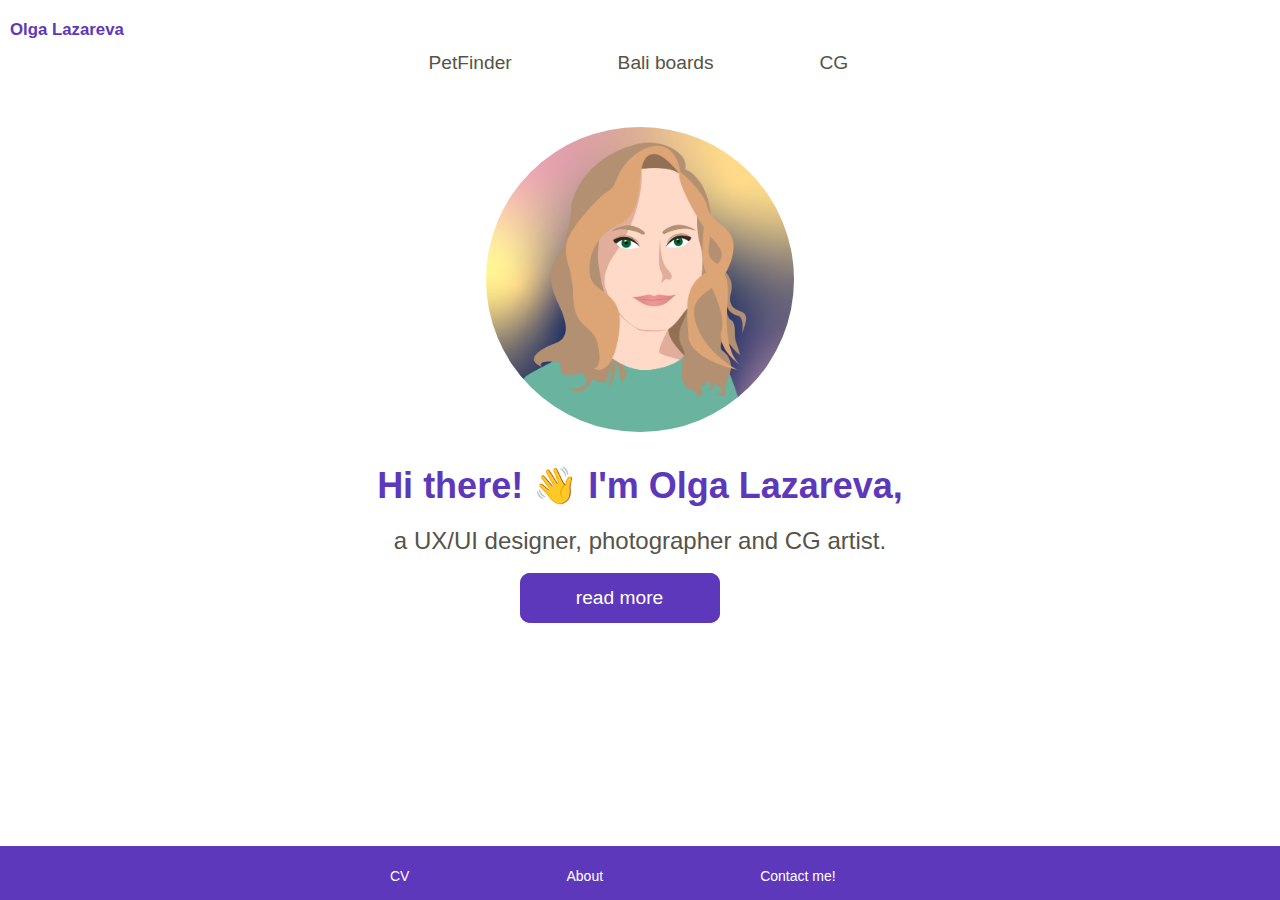
<file: index.html>
<!DOCTYPE html>
<html lang="en">
<head>
	<meta charset="utf-8">
	<meta name="viewport" content="width=device-width, initial-scale=1">
	<title>Olga Lazareva - Designer</title>
    <link href="css/style.css" rel="stylesheet">
    <link href="https://fonts.googleapis.com/css2?family=Montserrat:wght@300;400;700&display=swap" rel="stylesheet">
    <script src="js/script.js" defer></script>
</head>
<body>
	
	<header>
			<nav class="navbar">
		  		<a class="navbar-brand" href="index.html">Olga Lazareva</a>
				    <ul class="navbar-nav">
				    	<li class="nav-item top"><a class="nav-link" href="petfinder.html"><span class="top-top">PetFinder</span></a></li>
				    	<li class="nav-item top"><a class="nav-link" href="baliboards.html"><span class="top-top">Bali boards</span></a></li>
				    	<li class="nav-item top"><a class="nav-link" href="CG.html"><span class="top-top">CG</span></a></li>
				    </ul>
			</nav>
	</header>

	<main>

		
			<div id="myPic"><img src="images/Me-finfin-01.png" alt="my picture" style="width: 100%; border-radius: 50%;">
	    	</div>

			<div class="intro">
   					<h1 style="text-align: center; color: #5e38ba; margin-bottom: 10px !important">Hi there!&#160;&#128075;
                    I'm Olga Lazareva,</h1>
                     <p style="margin-bottom:10px; margin-top: 13px; text-align: center;">a UX/UI designer, photographer and CG artist.
                    	<br>
                    	<a href="about.html"><button class="read-more">
                     	read more</button></a>
                     </p>
                     
             </div>
    		
	    	
	</main>
	<footer>
		<nav class="navbar">
				    <ul class="navbar-nav">
				      <li class="nav-item"><a class="nav-link" href="images/Lazareva_UX_UI.pdf" target="_blank">CV</a></li>
				      <li class="nav-item"><a class="nav-link" href="about.html">About</a></li>
				      <li class="nav-item"><a href="mailto:olazareva8848@gmail.com?subject=Hello!" target="_blank">Contact me!</a></li>
				    </ul>
			</nav>
	</footer>

</body>
</html>
</file>
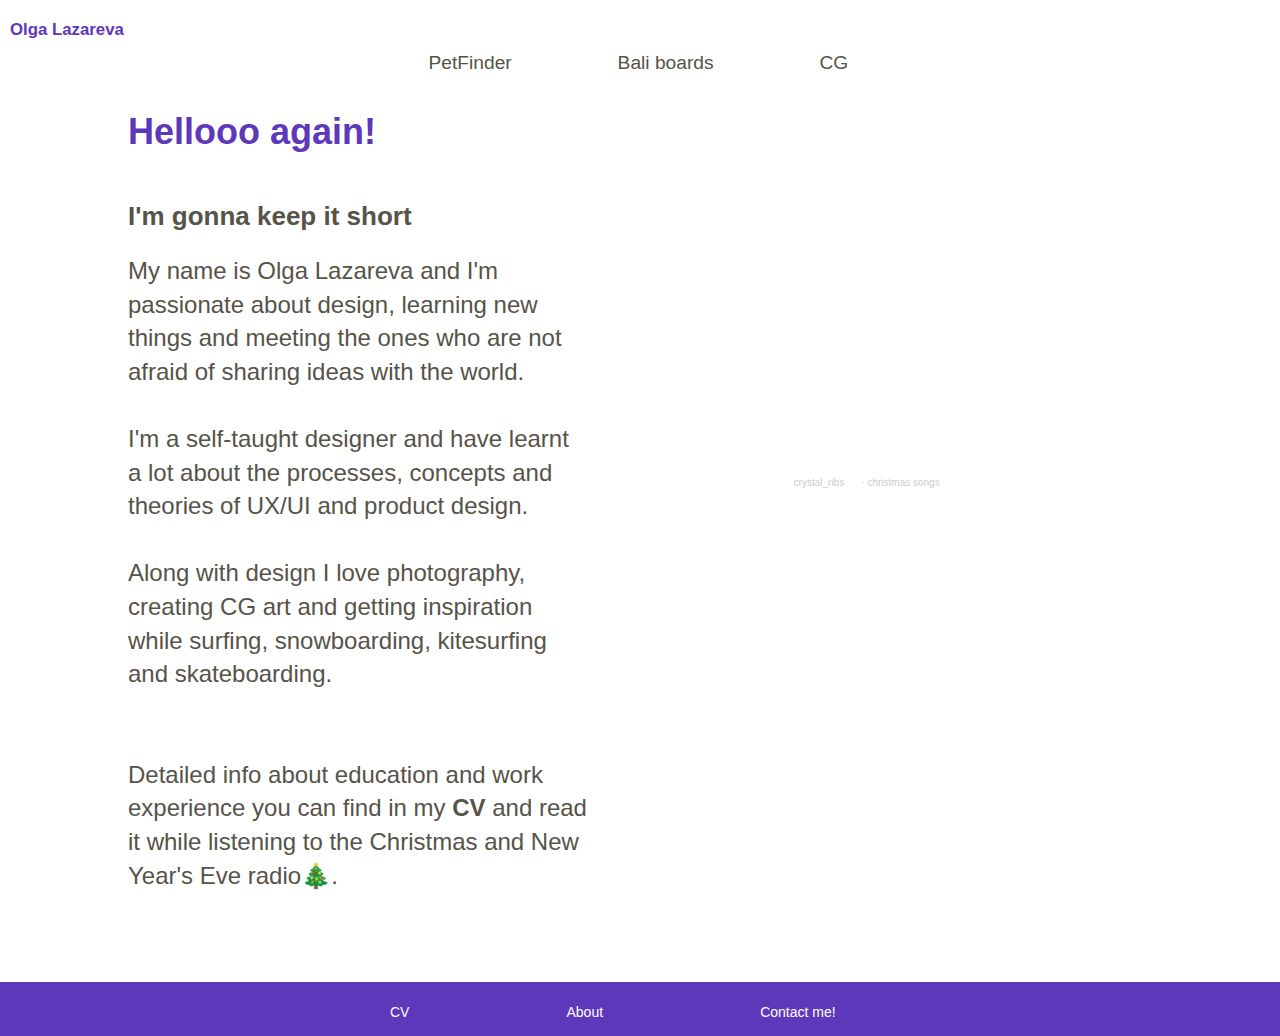
<file: about.html>
<!DOCTYPE html>
<html lang="en">
<head>
	<meta charset="utf-8">
	<meta name="viewport" content="width=device-width, initial-scale=1">
	<title>Olga Lazareva - About</title>
    <link href="css/style.css" rel="stylesheet">
    <link href="https://fonts.googleapis.com/css2?family=Montserrat:wght@300;400;700&display=swap" rel="stylesheet">
    <script src="js/script.js" defer></script>
</head>
<body>
	
	<header>
			<nav class="navbar">
		  		<a class="navbar-brand" href="index.html">Olga Lazareva</a>
				    <ul class="navbar-nav">
				       	<li class="nav-item top"><a class="nav-link" href="petfinder.html"><span class="top-top">PetFinder</span></a></li>
				    	<li class="nav-item top"><a class="nav-link" href="baliboards.html"><span class="top-top">Bali boards</span></a></li>
				    	<li class="nav-item top"><a class="nav-link" href="CG.html"><span class="top-top">CG</span></a></li>
				    </ul>
			</nav>
	</header>

	<main>

		<div class="text">
            
                        <h1 style="text-align: left; color: #5e38ba; margin-bottom: 10px !important">Hellooo again!</h1>
                        <h3 style="font-weight: 600;">I'm gonna keep it short</h3>
                        <p class="lead" style="margin-bottom:90px; margin-top: 13px;">
                            My name is Olga Lazareva and I'm passionate about design, learning new things and meeting the ones who are not afraid of sharing ideas with the world. 
                            <br>
                            <br>
                            I'm a self-taught designer and have learnt a lot about the processes, concepts and theories of UX/UI and product design.
                            <br>
                            <br>
                             Along with design I love photography, creating CG art and getting inspiration while surfing, snowboarding, kitesurfing and skateboarding.
                             <br>
                             <br>
                             <br>
                             Detailed info about education and work experience you can find in my<a href="images/Lazareva_UX_UI.pdf" target="_blank" style="font-weight: 900; margin-right: 0;"> <span class="top-top">CV</span></a> and read it while listening to the Christmas and New Year's Eve radio&#127876;.</p> 
        </div>

        <div class="radio">
        	<iframe width="100%" height="300" scrolling="no" frameborder="no" allow="autoplay" src="https://w.soundcloud.com/player/?url=https%3A//api.soundcloud.com/tracks/373411136&color=%23ff5500&auto_play=false&hide_related=false&show_comments=true&show_user=true&show_reposts=false&show_teaser=true&visual=true"></iframe>
        	<div style="font-size: 10px; color: #cccccc;line-break: anywhere;word-break: normal;overflow: hidden;white-space: nowrap;text-overflow: ellipsis; font-family: Interstate,Lucida Grande,Lucida Sans Unicode,Lucida Sans,Garuda,Verdana,Tahoma,sans-serif;font-weight: 100;"><a href="https://soundcloud.com/crystal_ribs" title="crystal_ribs" target="_blank" style="color: #cccccc; text-decoration: none;">crystal_ribs</a> · <a href="https://soundcloud.com/crystal_ribs/christmas-songs" title="christmas songs" target="_blank" style="color: #cccccc; text-decoration: none;">christmas songs</a></div>
        </div>
		
	</main>
	
	<footer>
		<nav class="navbar">
				    <ul class="navbar-nav">
				      <li class="nav-item"><a class="nav-link" href="images/Lazareva_UX_UI.pdf" target="_blank">CV</a></li>
				      <li class="nav-item"><a class="nav-link" href="about.html">About</a></li>
				      <li class="nav-item"><a href="mailto:olazareva8848@gmail.com?subject=Hello!" target="_blank">Contact me!</a></li>
				    </ul>
			</nav>
	</footer>

</body>
</html>
</file>
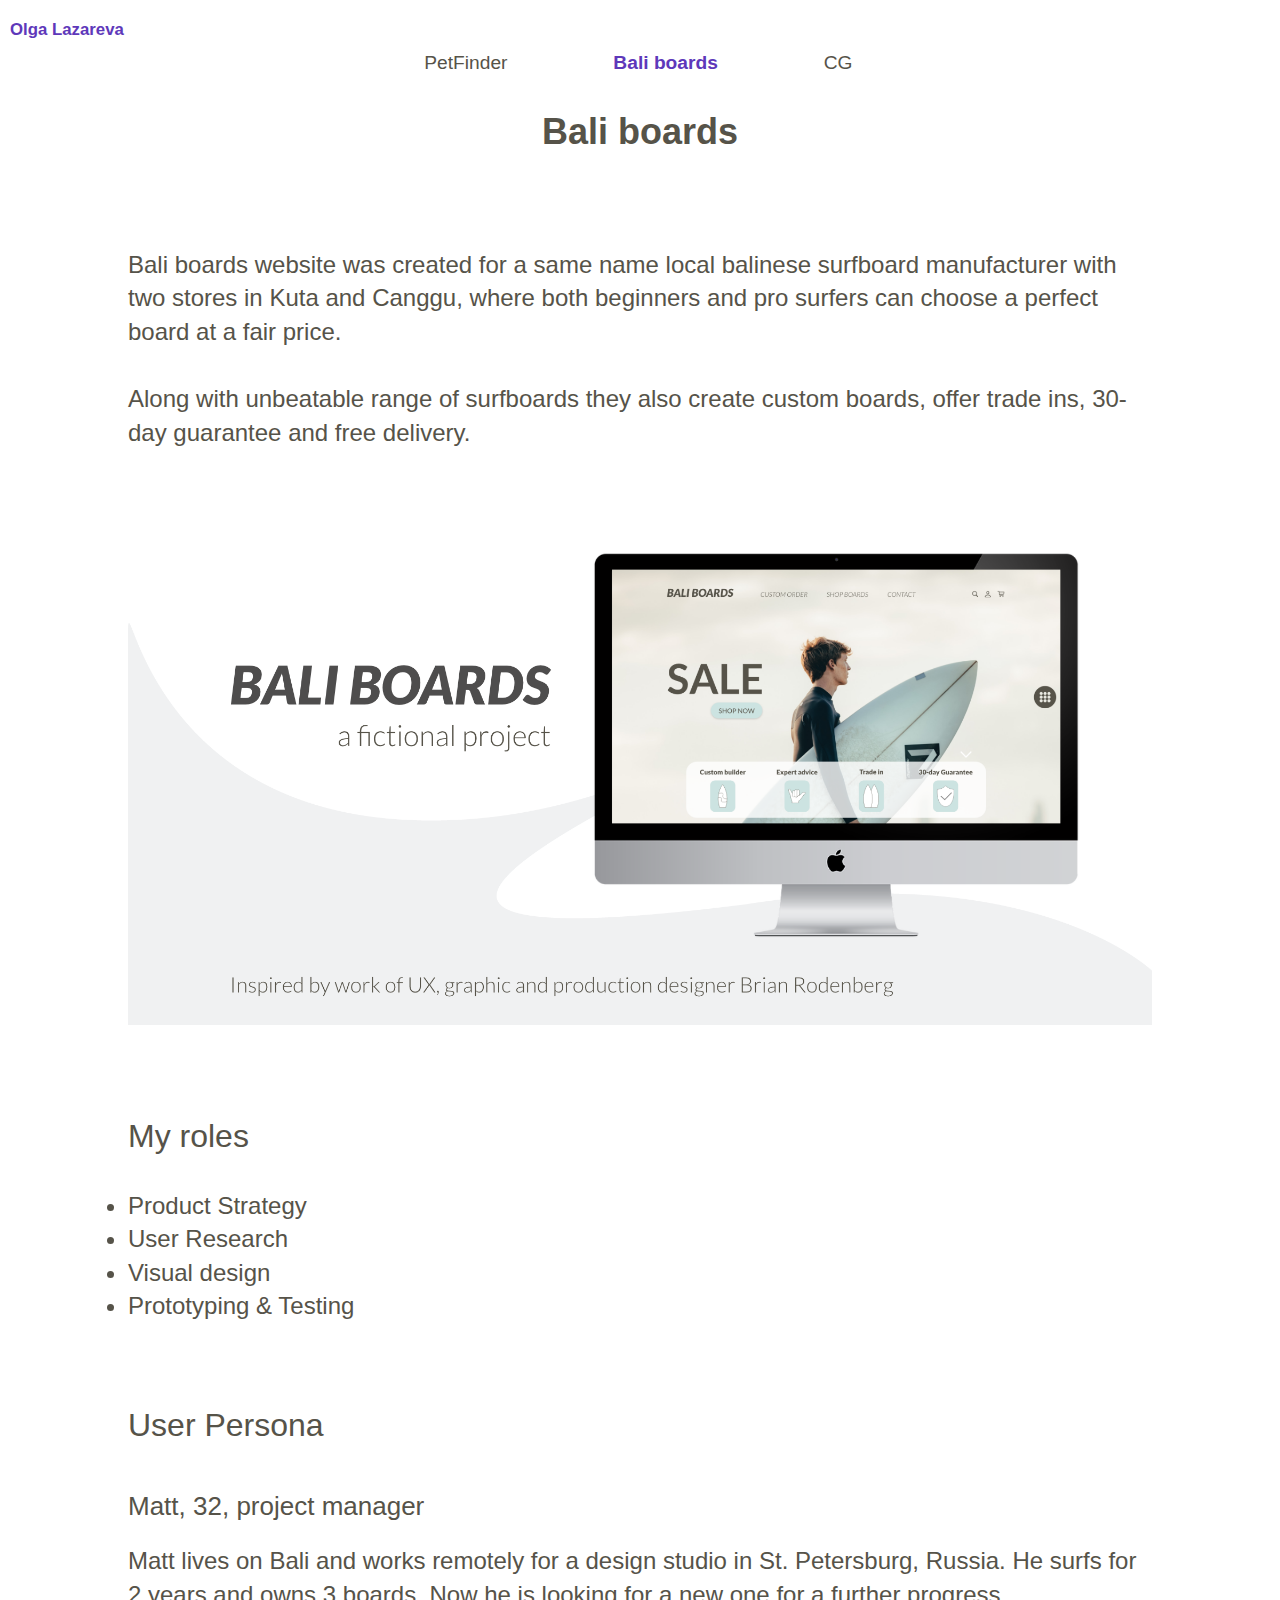
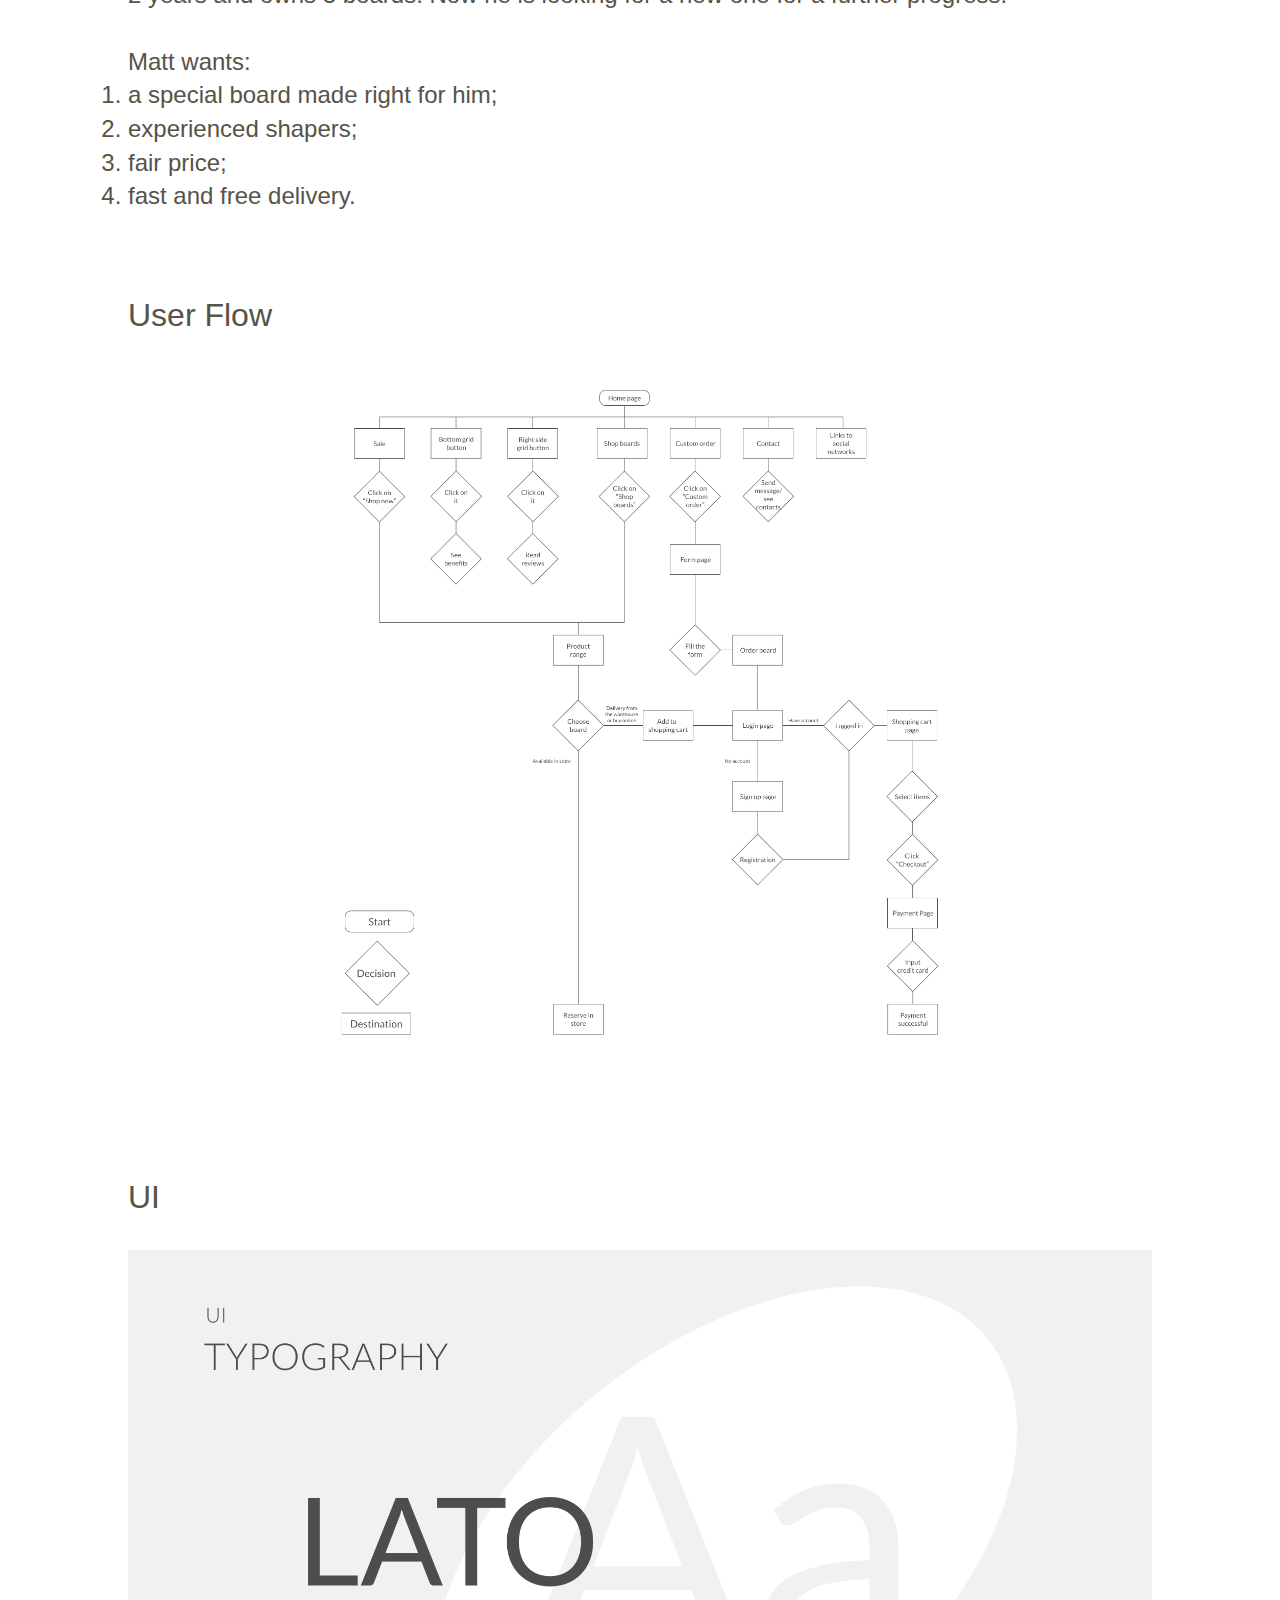
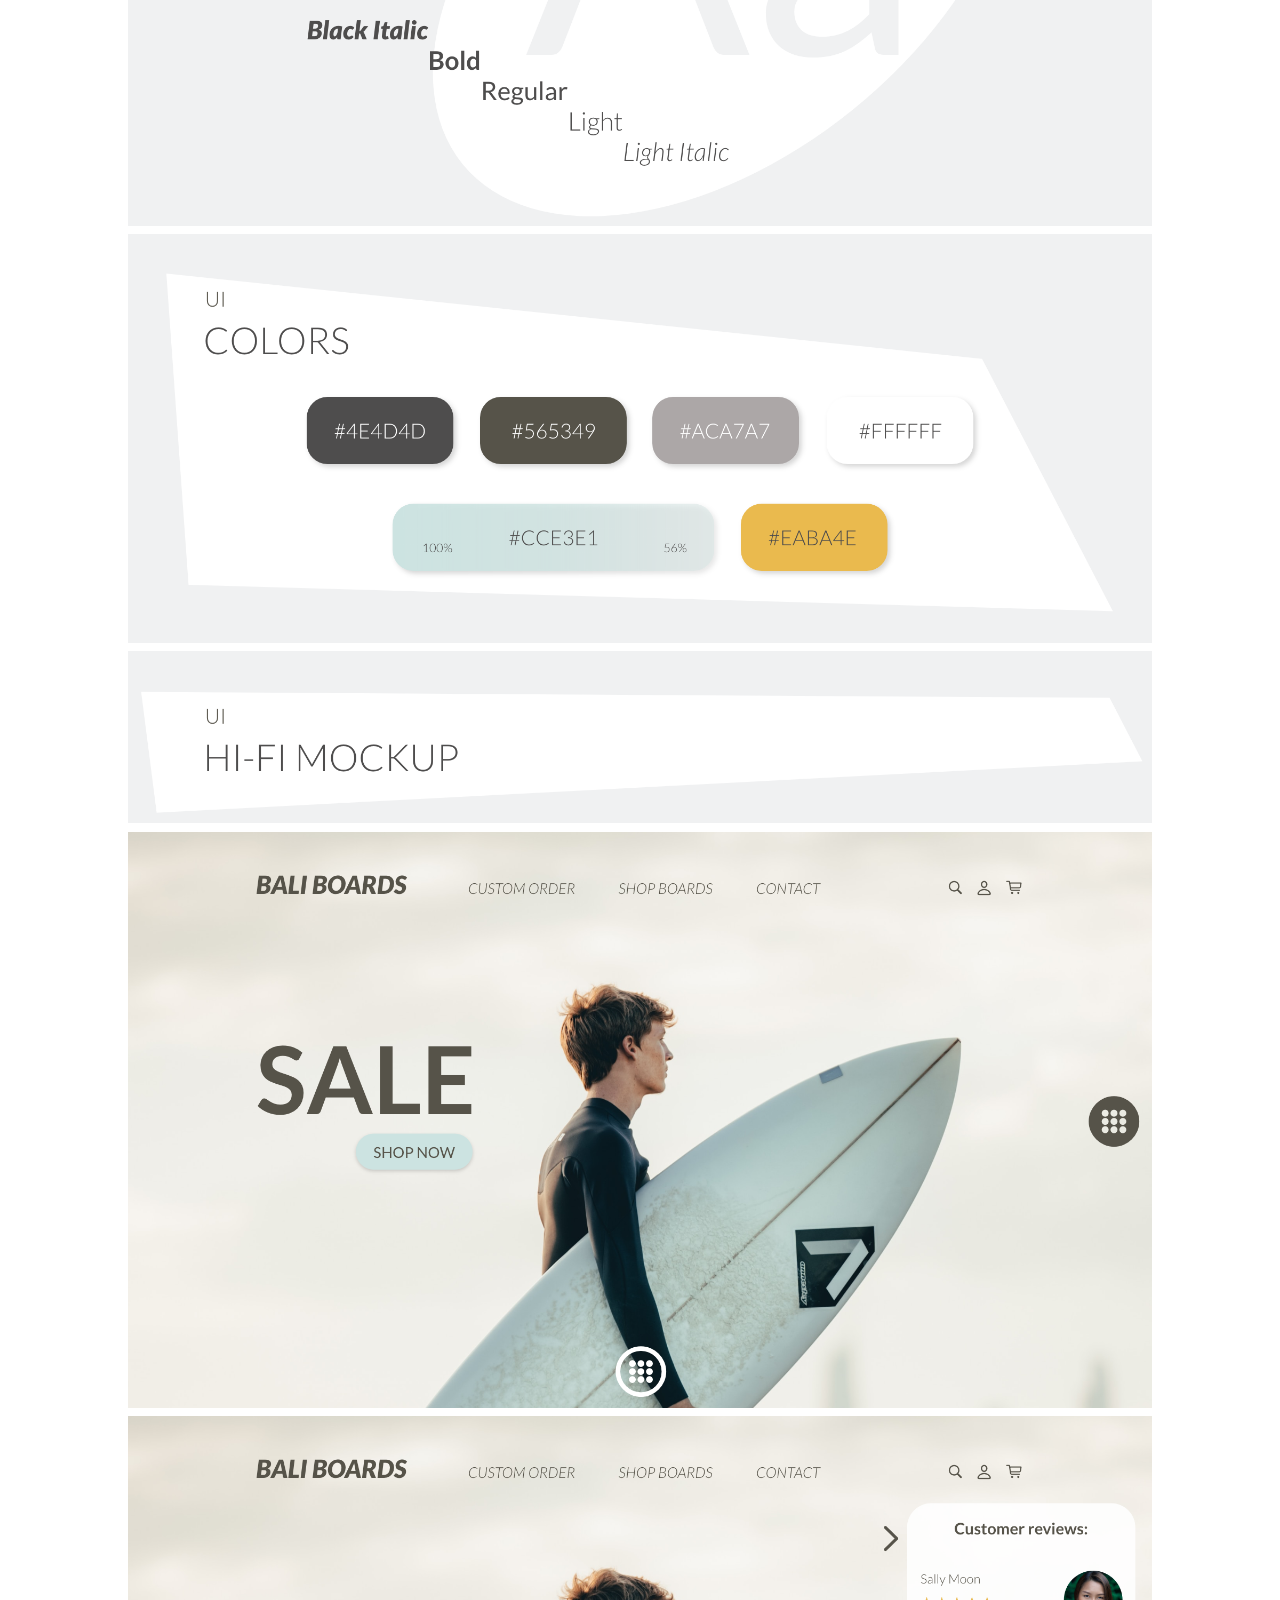
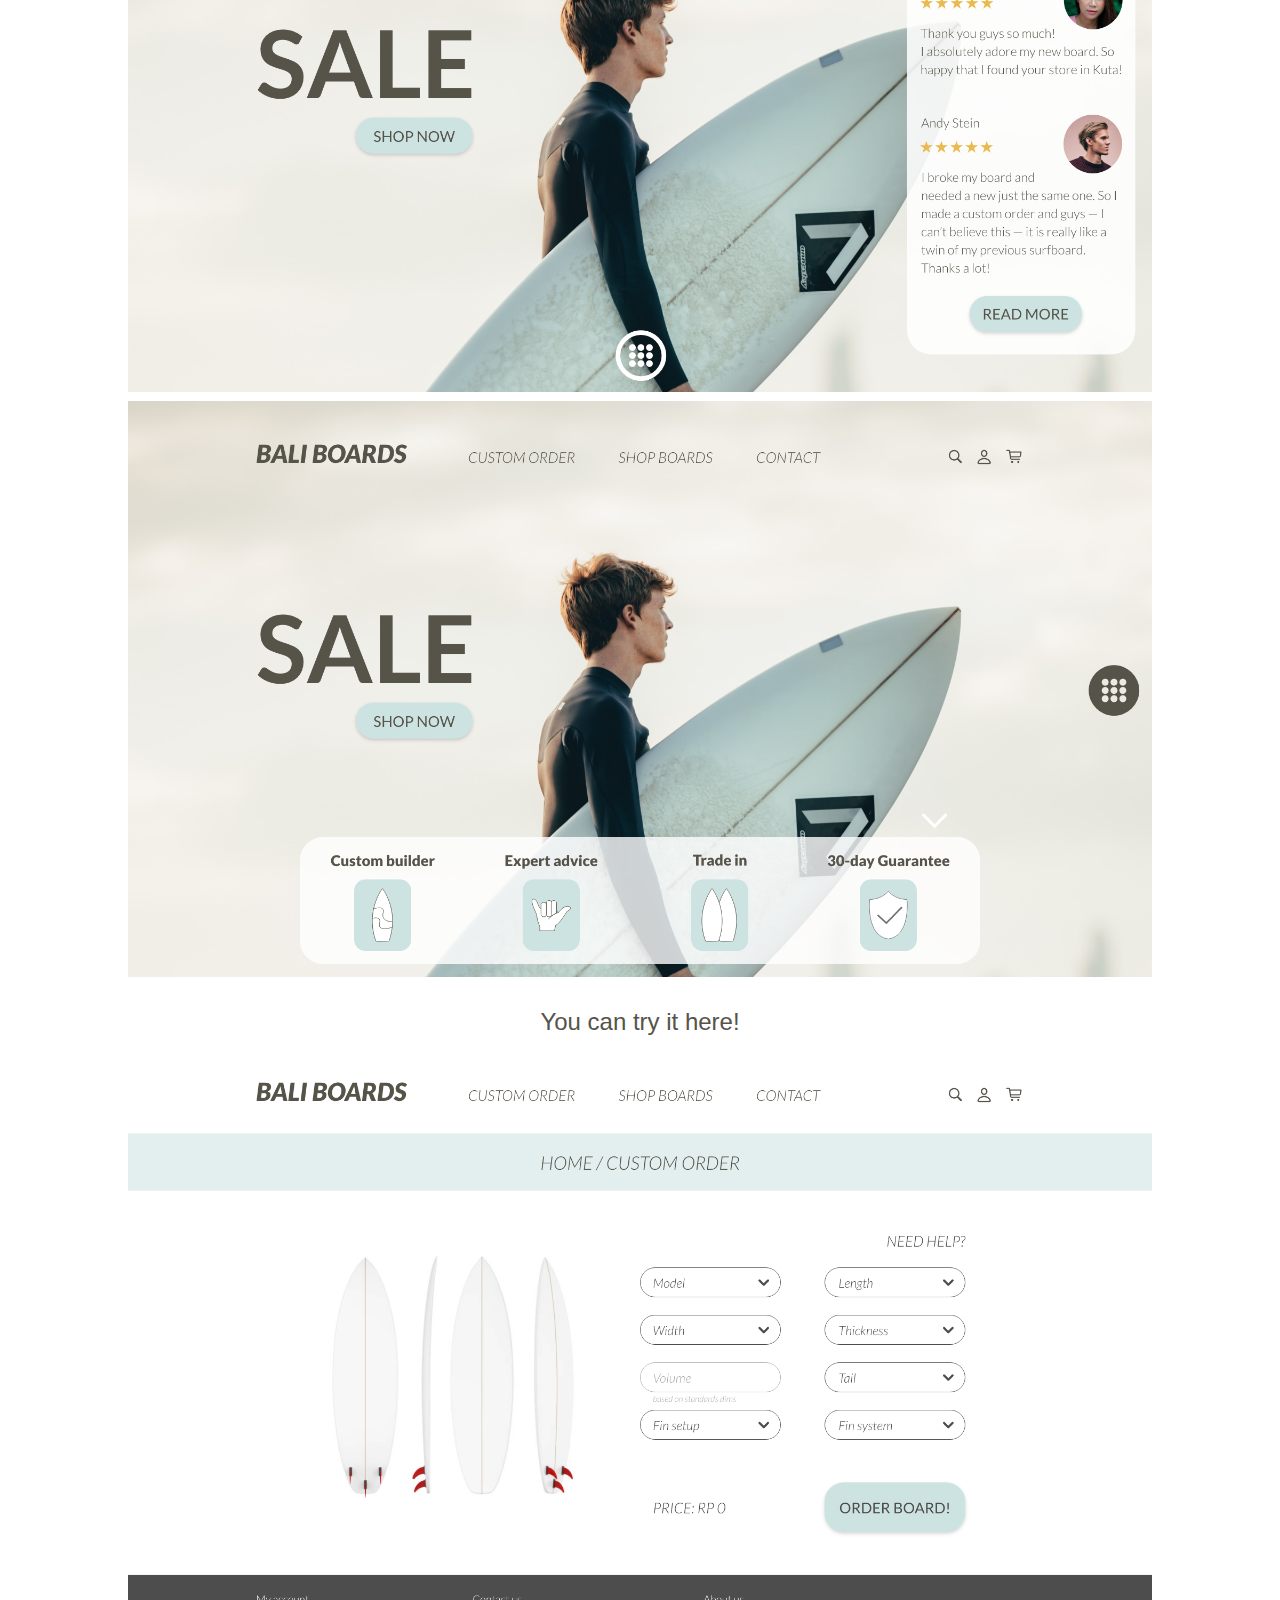
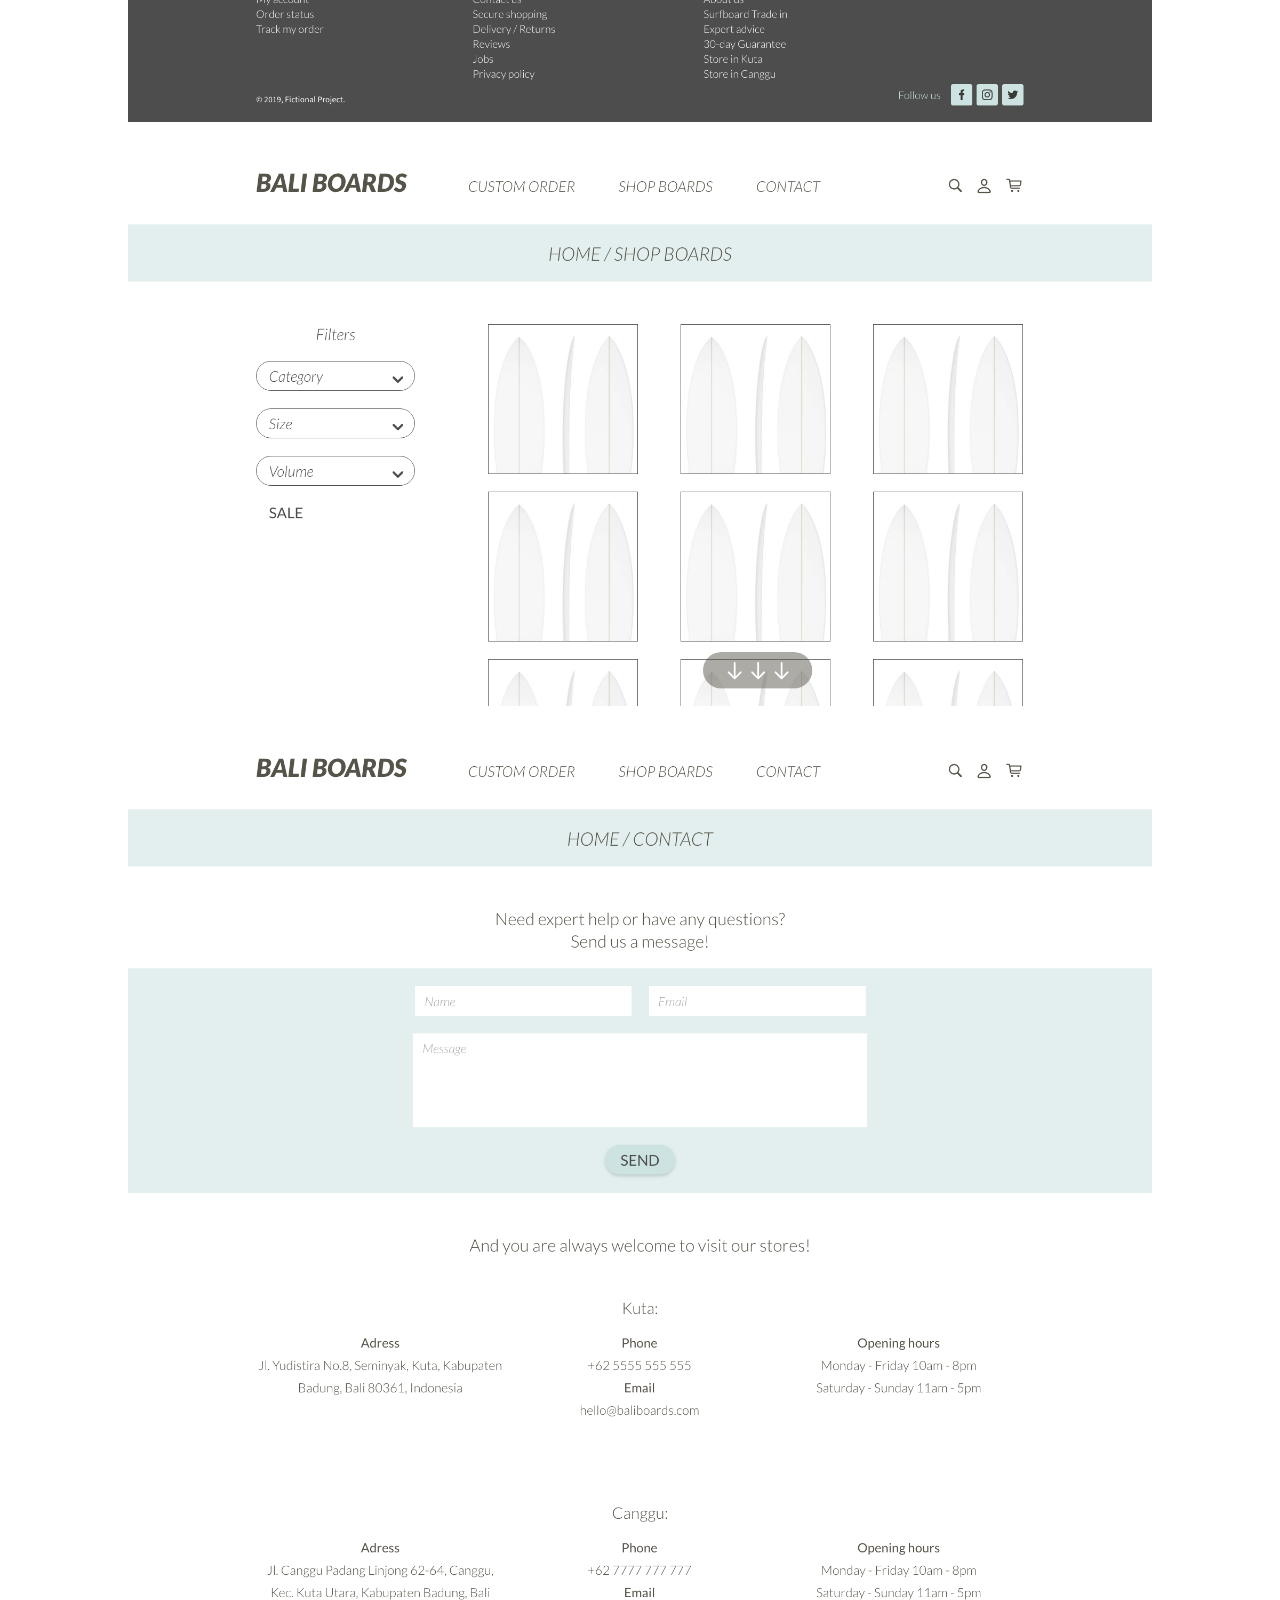
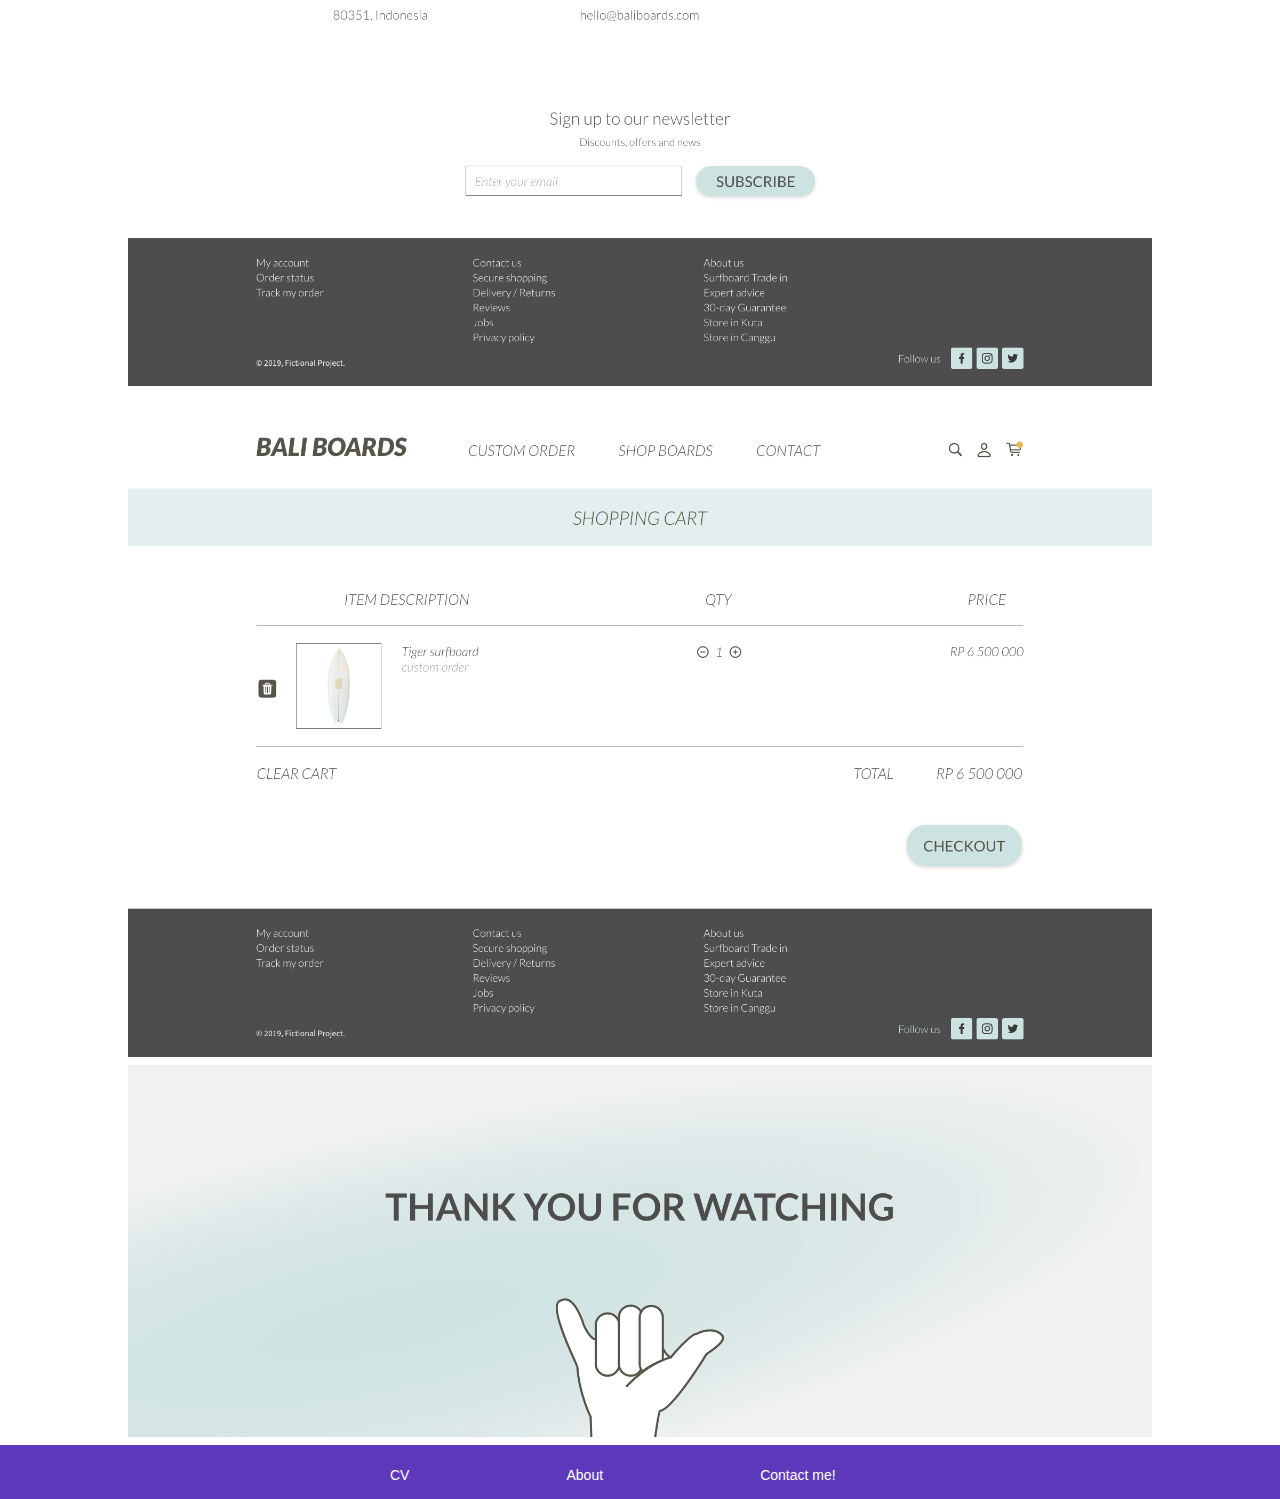
<file: baliboards.html>
<!DOCTYPE html>
<html lang="en">
<head>
	<meta charset="utf-8">
	<meta name="viewport" content="width=device-width, initial-scale=1">
	<title>Olga Lazareva - Bali boards</title>
    <link href="css/style.css" rel="stylesheet">
    <link href="https://fonts.googleapis.com/css2?family=Montserrat:wght@300;400;700&display=swap" rel="stylesheet">
    <script src="js/script.js" defer></script>
</head>
<body>
	
	<header>
			<nav class="navbar">
		  		<a class="navbar-brand" href="index.html">Olga Lazareva</a>
				    <ul class="navbar-nav">
				       	<li class="nav-item top"><a class="nav-link" href="petfinder.html"><span class="top-top">PetFinder</span></a></li>
                        <li class="nav-item top"><a class="nav-link current" href="baliboards.html"><span class="top-top">Bali boards</span></a></li>
                        <li class="nav-item top"><a class="nav-link" href="CG.html"><span class="top-top">CG</span></a></li>
				    </ul>
			</nav>
	</header>

	<main>

                        <h1 style="text-align: center;">Bali boards</h1>
                        <p class="lead">Bali boards website was created for a same 
                            name local balinese surfboard manufacturer with two stores in Kuta and Canggu, where both beginners and pro surfers can choose a perfect board at a fair price.
                            <br>
                            <br>
                            Along with unbeatable range of surfboards they also create custom boards, offer trade ins, 30-day guarantee and free delivery.
                        </p>
                        <img src = "images/baliboards/First-screen.png" alt="imac screen" width="100%">

                    	<h2>My roles</h2>
                        
                    		<ul>
                                <li>Product  Strategy</li>
                                <li>User Research</li>
                                <li>Visual design</li>
                                <li>Prototyping & Testing</li>
                            
                            </ul>
               
                        <h2>User Persona</h2>
                        <h3>Matt, 32, project manager</h3>
                        <p style="margin-bottom: 0px !important;">
                           Matt lives on Bali and works remotely for a design studio in St. Petersburg, Russia. He surfs for 2 years and owns 3 boards.  Now he is looking for a new one for a  further progress.
                           <br>
                           <br>
                           Matt wants:
                           <br>
                           <ol>
                               <li>a special board made right for him;</li>
                               <li>experienced shapers;</li>
                               <li>fair price;</li>
                               <li>fast and free delivery.</li>
                           </ol> 
                        </p>

                       <h2>User Flow</h2>
                       <div class="image-wrap">
                            <img src="images/baliboards/User-flow.png" alt="userflow" style="width: 70%;">
                        </div>

                        <h2>UI</h2>
                       <div class="image-wrap" width="100%">
                            <img src="images/baliboards/UI-typography.png" alt="used typography">
                            <img src="images/baliboards/UI-colors.png" alt="used colors">
                            <img src="images/baliboards/UI-HI-FI-MOCKUP.png" alt="preview">
                            <img src="images/baliboards/home–main.png" alt="home page">
                            <img src="images/baliboards/Home-reviews.png" alt="home page">
                            <img src="images/baliboards/Home-buttom.png" alt="home page">
                            <p style="margin-top: 20px;">You can try it <a href="https://olilazareva.github.io/baliboards/" target="_blank" style="margin-right: 0;"><span class="top-top">here</span></a>!</p>
                            <img src="images/baliboards/Custom-order.png" alt="custom order page">
                            <img src="images/baliboards/Shop-boards.png" alt="shop boards page">
                            <img src="images/baliboards/Contact.png" alt="contacts page">
                            <img src="images/baliboards/Shopping-Cart.png" alt="shopping cart page">
                            <img src="images/baliboards/Thank-you-page.png" alt="shaka surfing hand sign">
                        </div>
                        
    
	</main>


	<footer>
		<nav class="navbar">
				    <ul class="navbar-nav">
				      <li class="nav-item"><a class="nav-link" href="images/Lazareva_UX_UI.pdf" target="_blank">CV</a></li>
				      <li class="nav-item"><a class="nav-link" href="about.html">About</a></li>
				      <li class="nav-item"><a href="mailto:olazareva8848@gmail.com?subject=Hello!" target="_blank">Contact me!</a></li>
				    </ul>
			</nav>
	</footer>
</body>
</html>
</file>
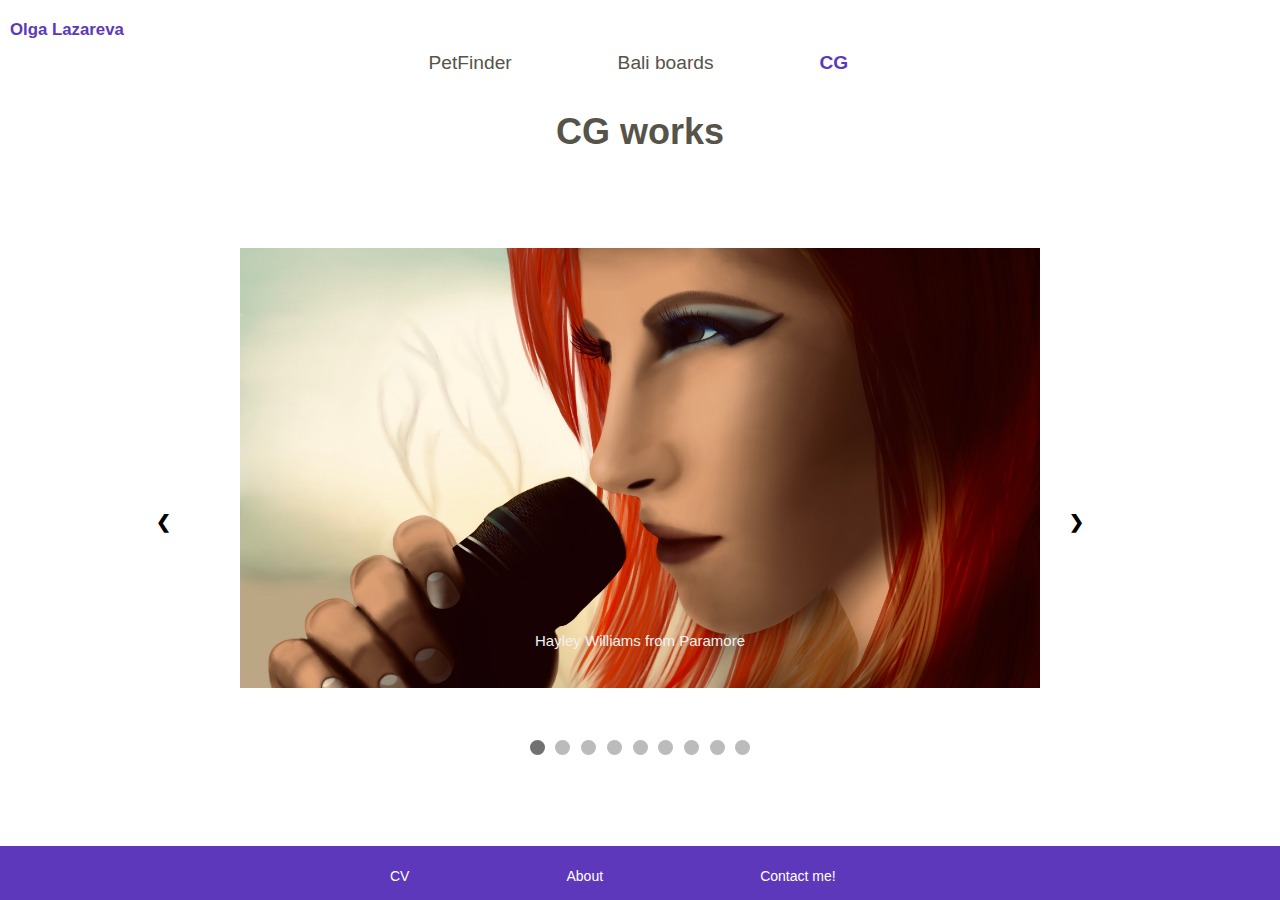
<file: CG.html>
<!DOCTYPE html>
<html lang="en">
<head>
	<meta charset="utf-8">
	<meta name="viewport" content="width=device-width, initial-scale=1">
	<title>Olga Lazareva - CG</title>
    <link href="css/style.css" rel="stylesheet">
    <link href="https://fonts.googleapis.com/css2?family=Montserrat:wght@300;400;700&display=swap" rel="stylesheet">
    <script src="js/script.js" defer></script>
</head>
<body>

	<header>
			<nav class="navbar">
		  		<a class="navbar-brand" href="index.html">Olga Lazareva</a>
				    <ul class="navbar-nav">
				       	<li class="nav-item top"><a class="nav-link" href="petfinder.html"><span class="top-top">PetFinder</span></a></li>
				    	<li class="nav-item top"><a class="nav-link" href="baliboards.html"><span class="top-top">Bali boards</span></a></li>
				    	<li class="nav-item top"><a class="nav-link current" href="CG.html"><span class="top-top">CG</span></a></li>
				    </ul>
			</nav>
	</header>

	<main>
		<h1>CG works</h1>
		<div class="slideshow-container">

			    <div class="image-item fade">
			      <img src="images/CG/hayley1.jpeg" alt="Hayley Williams">
			      <div class="caption">
			      	<span class="caption-fade">Hayley Williams from Paramore</span>
			      </div>
			    </div>
			    <div class="image-item fade">
			      <img src="images/CG/brimstone_31.jpeg" alt="the reverend">
			      <div class="caption">
			      	<span class="caption-fade">The Reverend, Brimstone (movie, 2016)</span>
			      </div>
			    </div>
			    <div class="image-item fade">
			      <img src="images/CG/oli_sykes.jpeg" alt="Oliver Sykes">
			      <div class="caption">
			      	<span class="caption-fade">Oliver Sykes from Bring Me The Horizon</span>
			      </div>
			    </div>
			    <div class="image-item fade">
			      <img src="images/CG/the_killers3.jpeg" alt="Brandon Flowers">
			      <div class="caption">
			      	<span class="caption-fade">Brandon Flowers from the Killers</span>
			      </div>
			    </div>
			    <div class="image-item fade">
			      <img src="images/CG/keanu_blue.jpeg" alt="Keanu Reeves">
			      <div class="caption">
			      	<span class="caption-fade">Johnny Utah, Point Break (movie, 1991)</span>
			      </div>
			    </div>
			    <div class="image-item fade">
			      <img src="images/CG/surfergirl.jpg" alt="Surfer girl">
			      <div class="caption">
			      	<span class="caption-fade">Surfer girl</span>
			      </div>
			    </div>
			    <div class="image-item fade">
			      <img src="images/CG/s_rasshivaev6.jpeg" alt="Sergey Rasshivaev">
			      <div class="caption">
			      	<span class="caption-fade">Sergey Rasshivaev, a russian surfer</span>
			      </div>
			    </div>
			    <div class="image-item fade">
			      <img src="images/CG/starbucks-1.jpeg" alt="Saturn and a cup of coffee from Starbucks">
			      <div class="caption">
			      	<span class="caption-fade">Interplanetary coffee break</span>
			      </div>
			    </div>
			    <div class="image-item fade">
			      <img src="images/CG/home_alone_1.jpg" alt="Kevin from Home alone movie">
			      <div class="caption">
			      	<span class="caption-fade">Kevin McCallister, Home Alone (movie, 1990)</span>
			      </div>
			    </div>

			    <!-- Next and previous buttons -->
					  <a class="prev" onclick="plusSlides(-1)">&#10094;</a>
					  <a class="next" onclick="plusSlides(1)">&#10095;</a>
		</div>
					<br>

				<!-- The dots/circles -->
				<div style="text-align:center">
				  <span class="dot" onclick="currentSlide(1)"></span> 
				  <span class="dot" onclick="currentSlide(2)"></span> 
				  <span class="dot" onclick="currentSlide(3)"></span>
				  <span class="dot" onclick="currentSlide(4)"></span> 
				  <span class="dot" onclick="currentSlide(5)"></span> 
				  <span class="dot" onclick="currentSlide(6)"></span> 
				  <span class="dot" onclick="currentSlide(7)"></span> 
				  <span class="dot" onclick="currentSlide(8)"></span> 
				  <span class="dot" onclick="currentSlide(9)"></span> 
			  	</div>
	</main>

	<footer>
		<nav class="navbar">
				    <ul class="navbar-nav">
				      <li class="nav-item"><a class="nav-link" href="images/Lazareva_UX_UI.pdf" target="_blank">CV</a></li>
				      <li class="nav-item"><a class="nav-link" href="about.html">About</a></li>
				      <li class="nav-item"><a href="mailto:olazareva8848@gmail.com?subject=Hello!" target="_blank">Contact me!</a></li>
				    </ul>
			</nav>
	</footer>

</body>
</html>
</file>
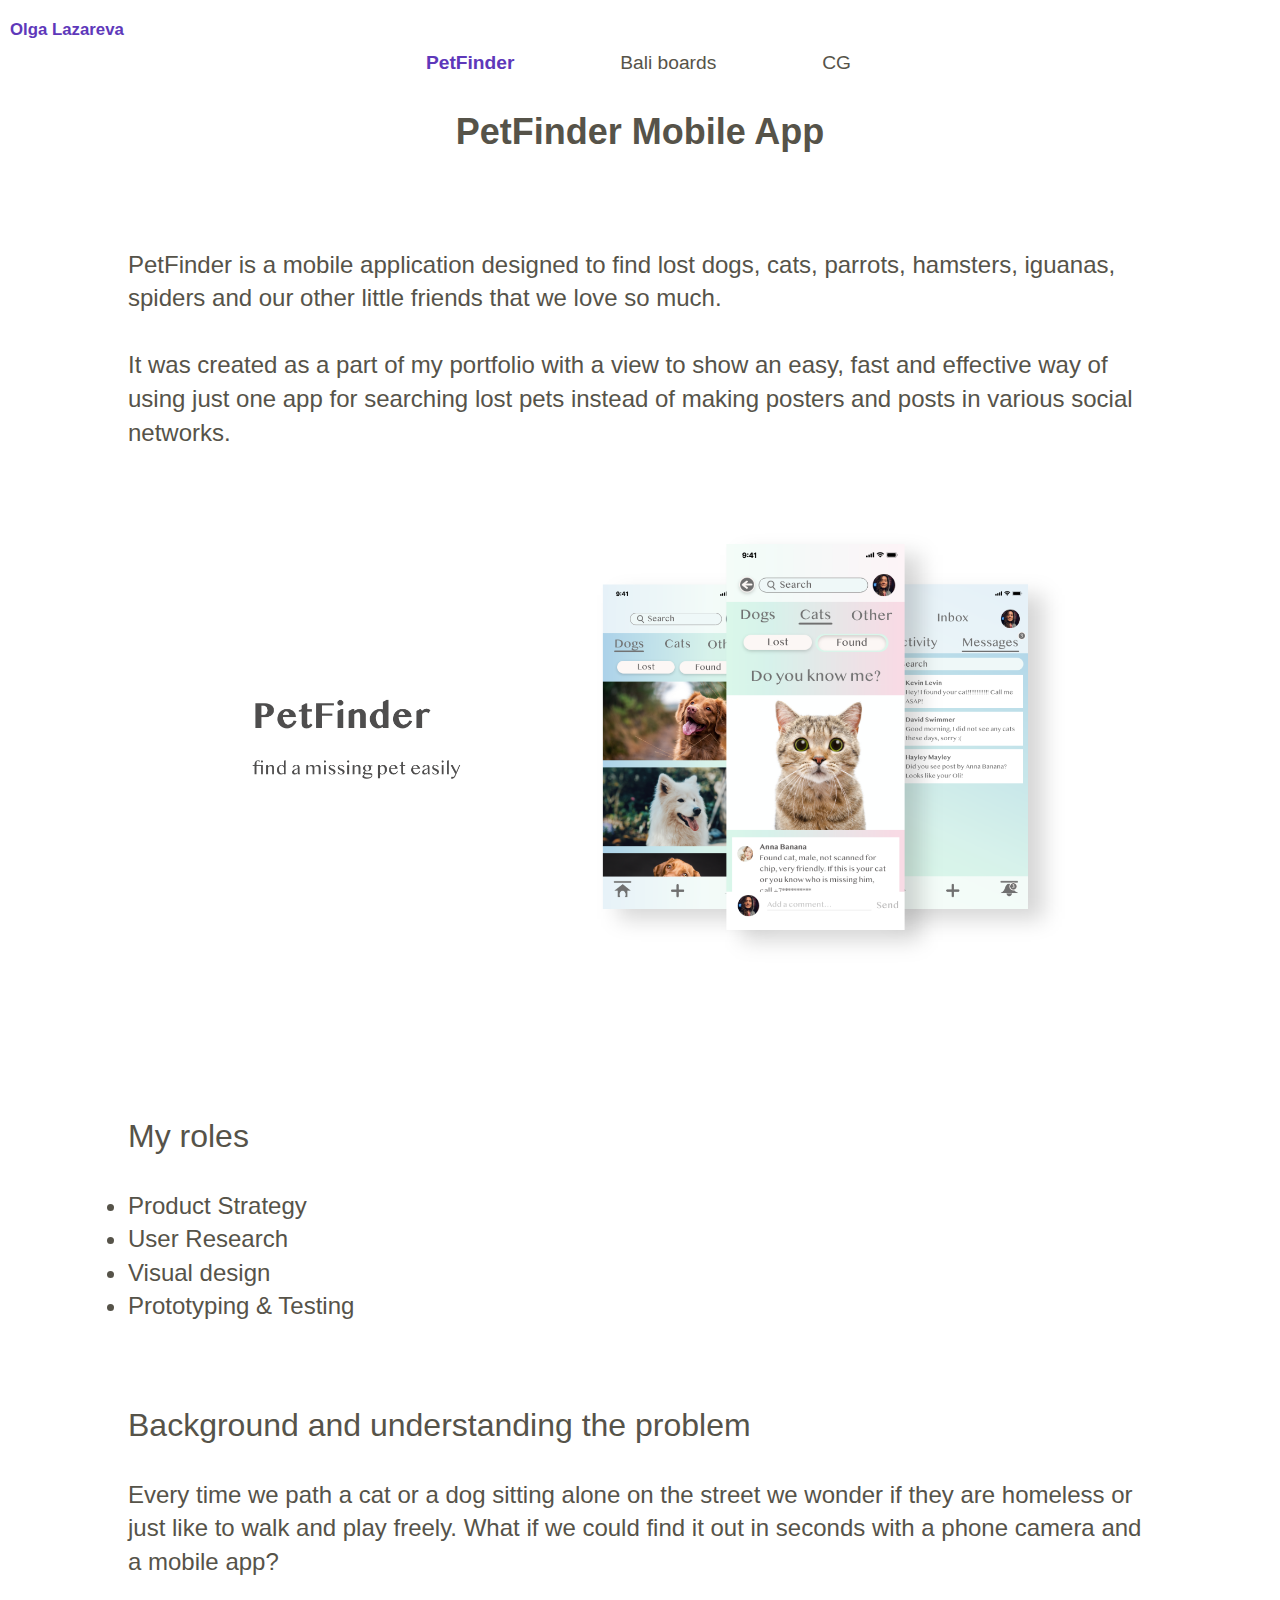
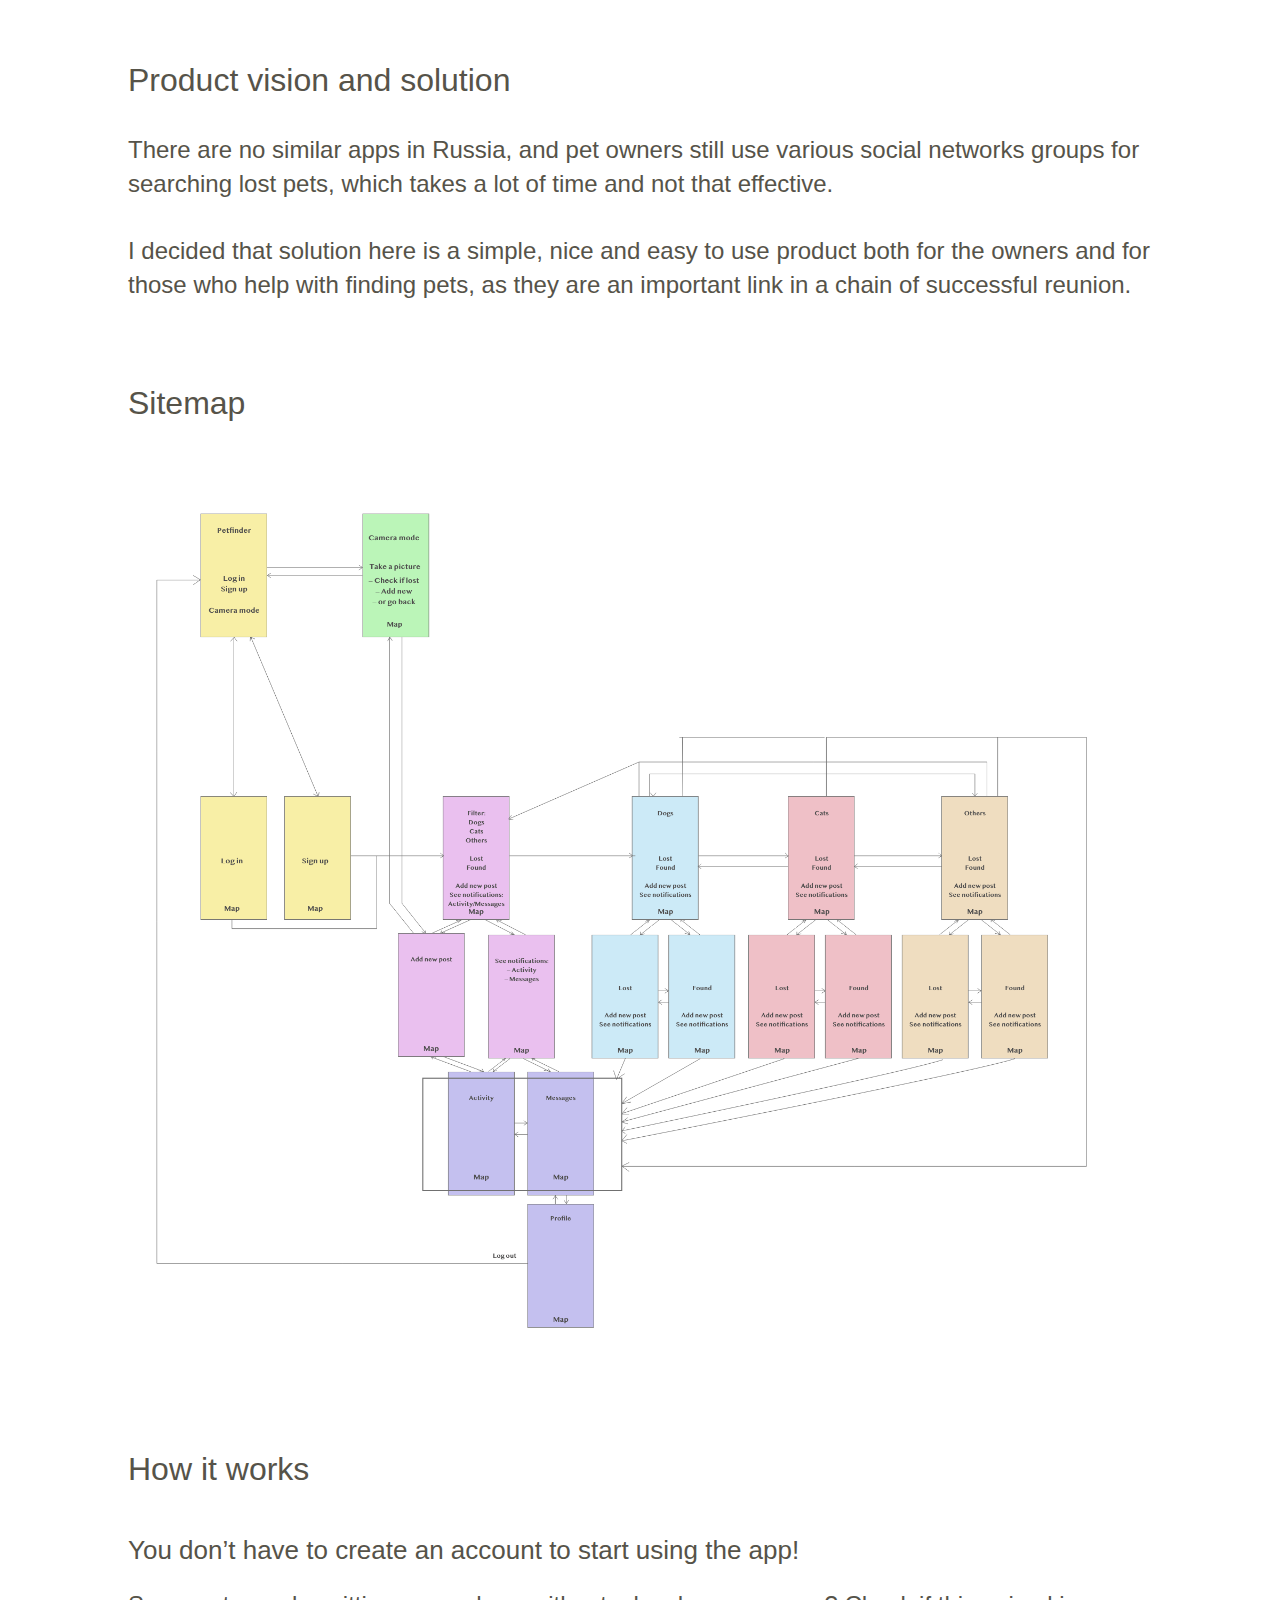
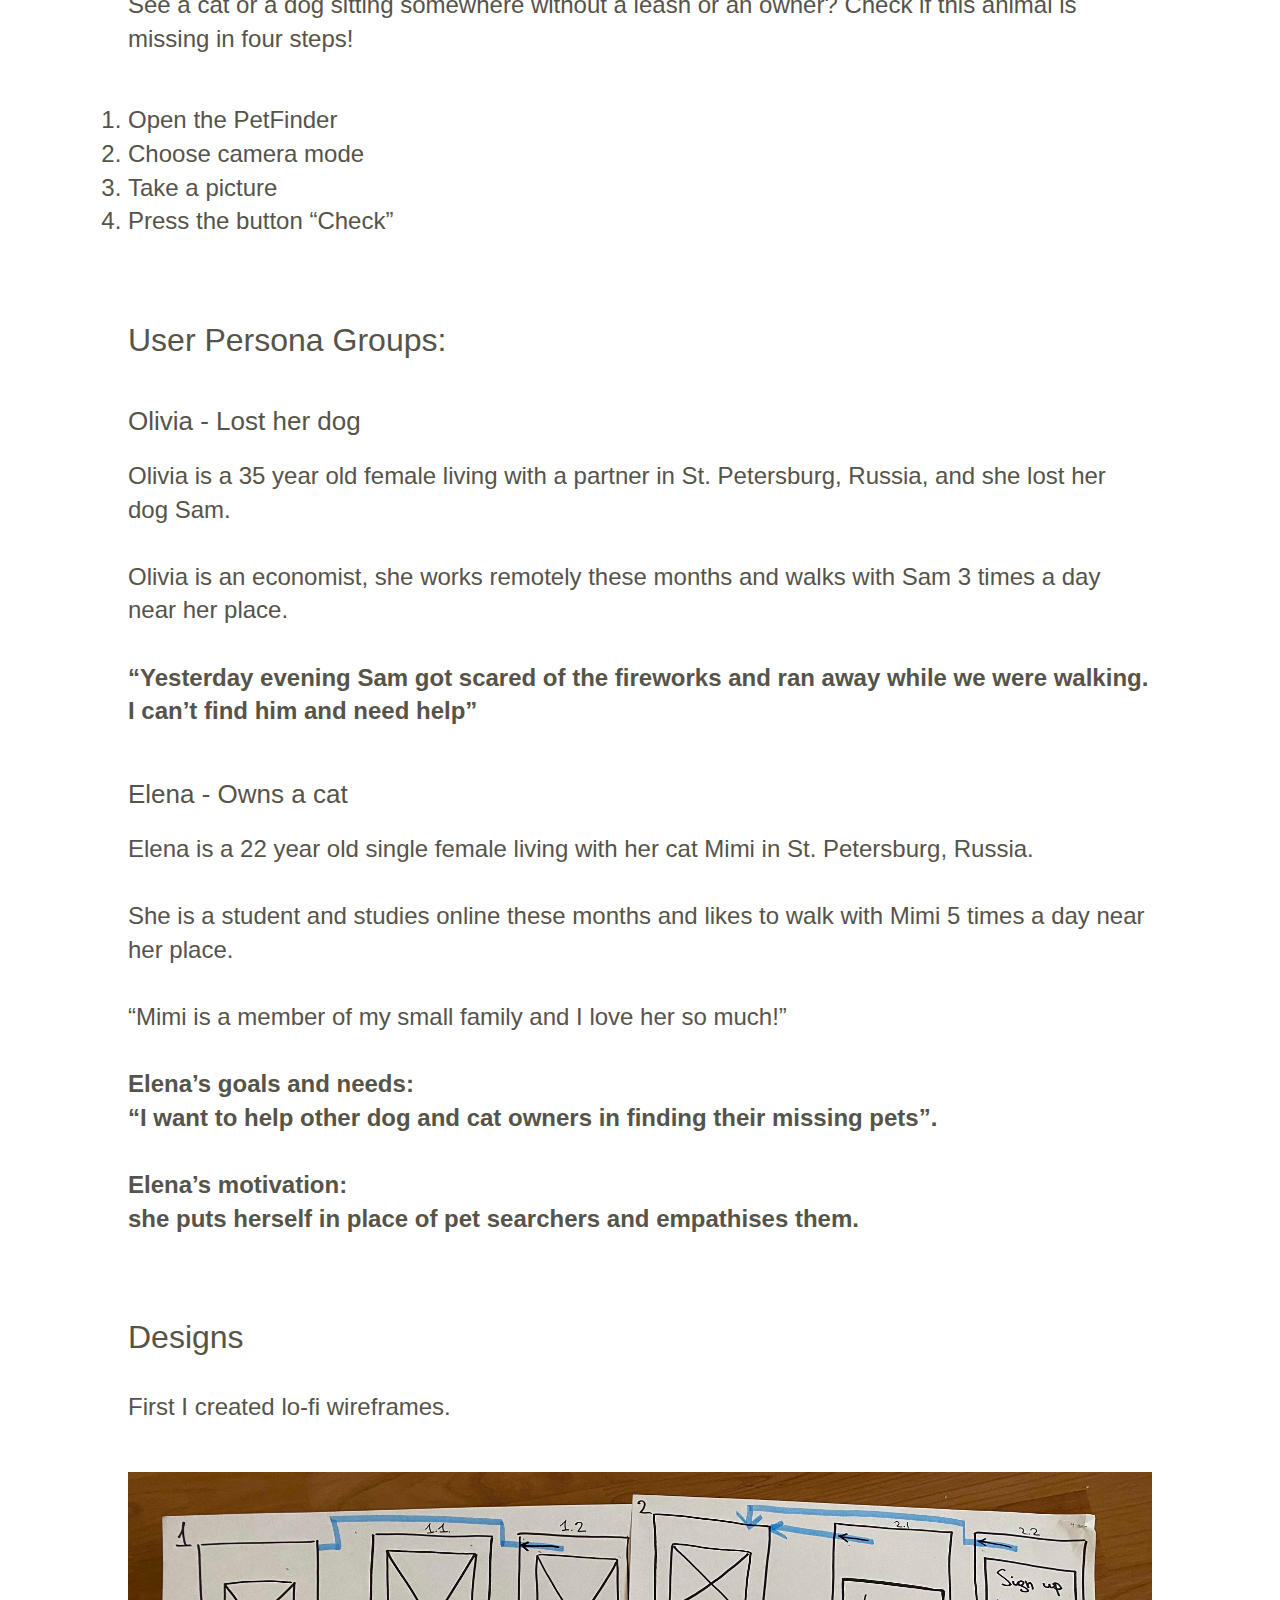
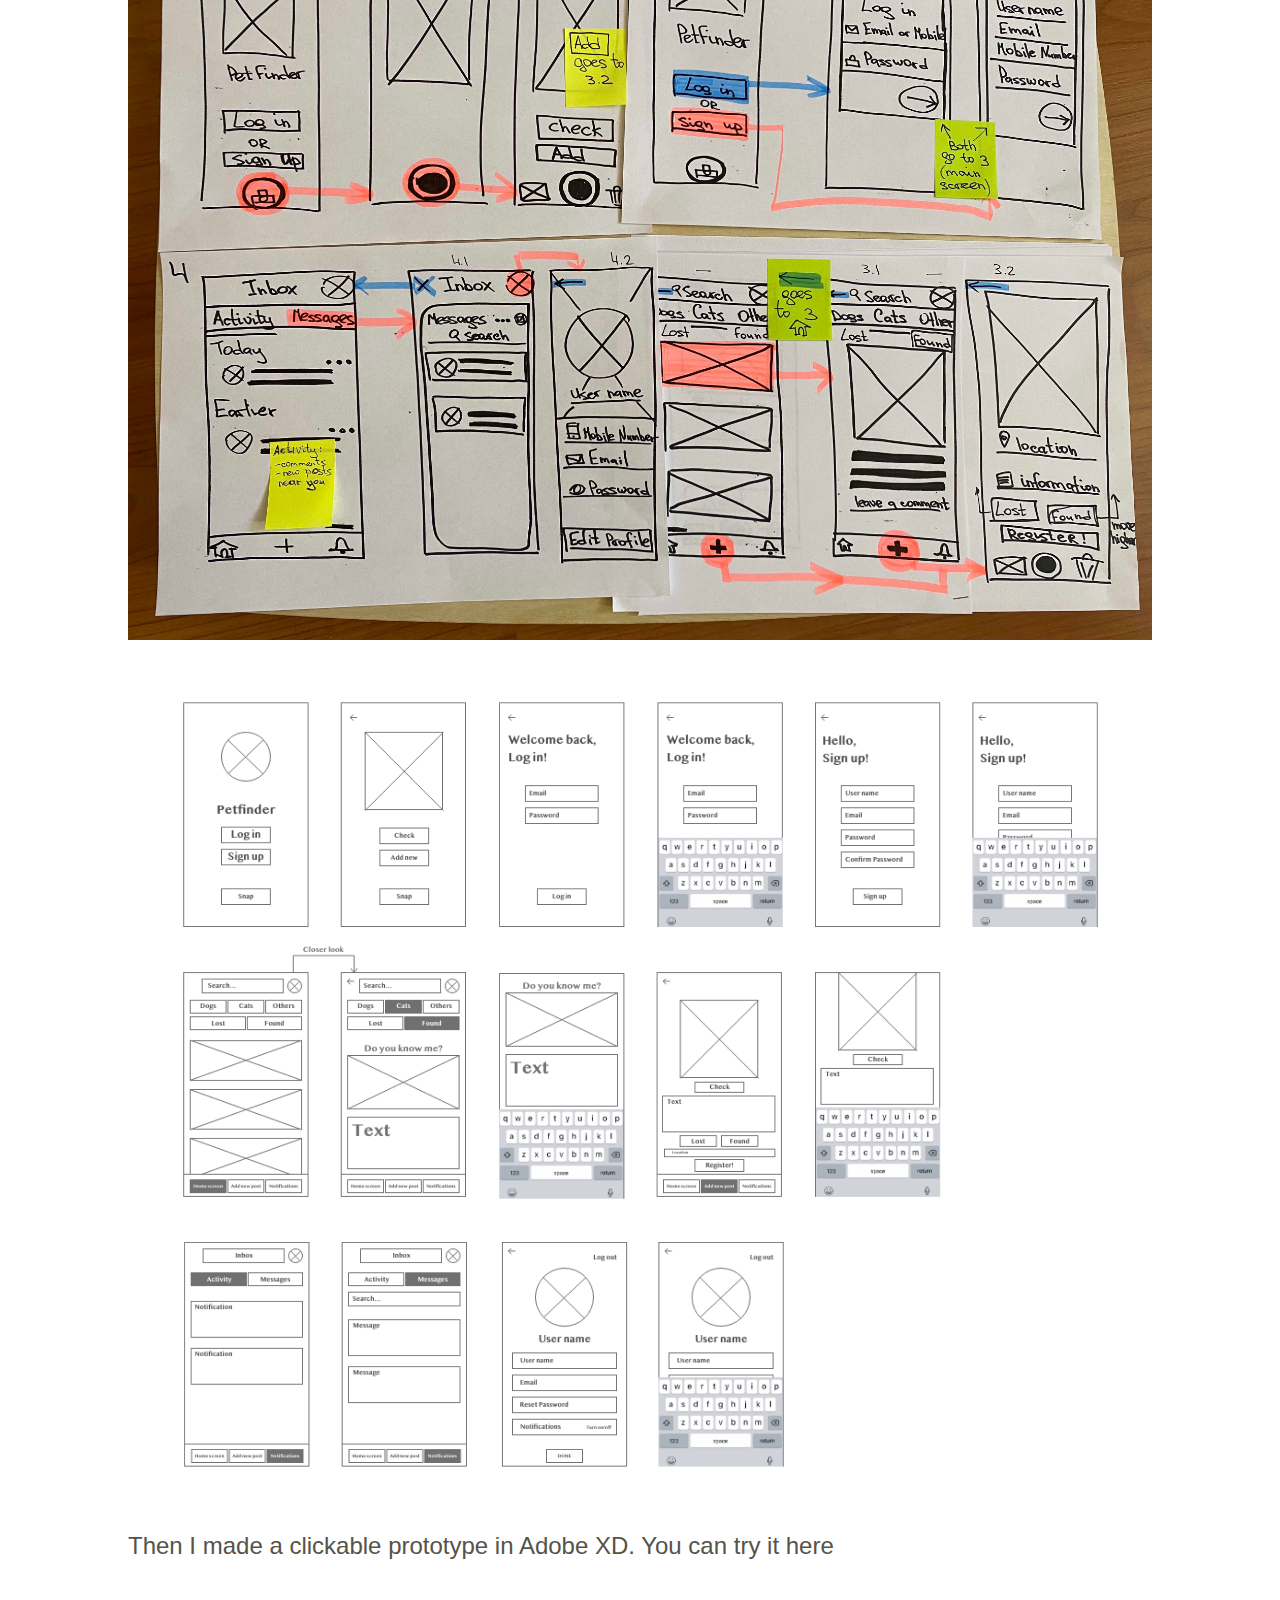
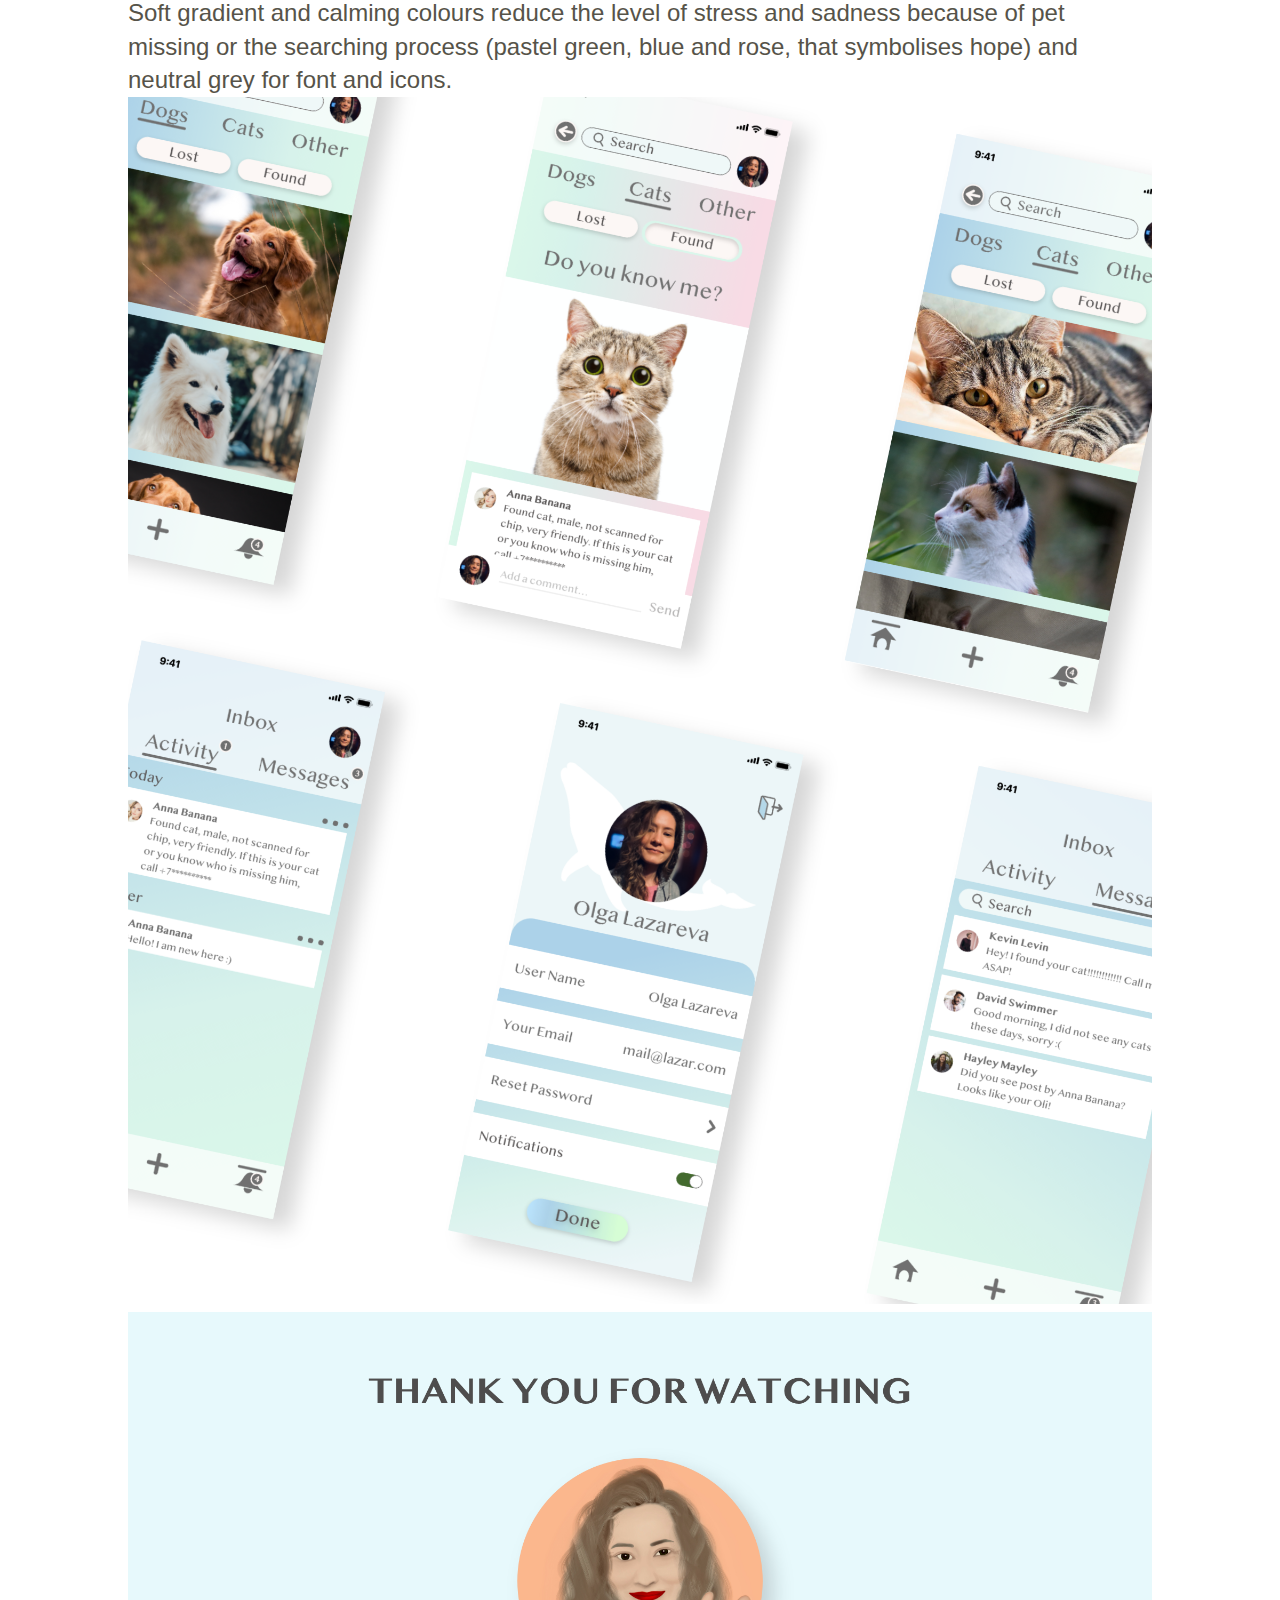
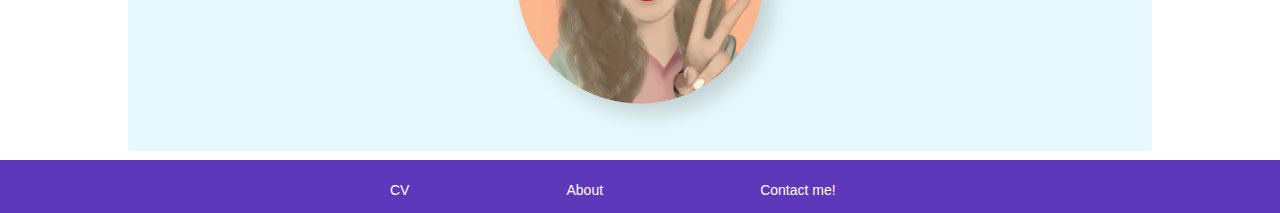
<file: petfinder.html>
<!DOCTYPE html>
<html lang="en">
<head>
    <meta charset="utf-8">
    <meta name="viewport" content="width=device-width, initial-scale=1">
    <title>Olga Lazareva - Petfinder</title>
    <link href="css/style.css" rel="stylesheet">
    <link href="https://fonts.googleapis.com/css2?family=Montserrat:wght@300;400;700&display=swap" rel="stylesheet">
    <script src="js/script.js" defer></script>
</head>
<body>
	<header>
            <nav class="navbar">
                <a class="navbar-brand" href="index.html">Olga Lazareva</a>
                    <ul class="navbar-nav">
                        <li class="nav-item top"><a class="nav-link current" href="petfinder.html"><span class="top-top">PetFinder</span></a></li>
                        <li class="nav-item top"><a class="nav-link" href="baliboards.html"><span class="top-top">Bali boards</span></a></li>
                        <li class="nav-item top"><a class="nav-link" href="CG.html"><span class="top-top">CG</span></a></li>
                    </ul>
            </nav>
    </header>

	<main>
		<div class="container-fluid">
                <div class="row">
                    <div class="col-12 col-md-8">
                        <h1 style="text-align: center;">PetFinder Mobile App</h1>
                        <p class="lead">PetFinder is a mobile application designed to find lost dogs, cats, parrots, hamsters, iguanas, spiders and our other little friends that we love so much.
                            <br>
                            <br>
                            It was created as a part of my portfolio with a view to show an easy, fast and effective way of using just one app for searching lost  pets instead of making posters and posts in various social networks. 
                        </p>
                        <img src = "images/petfinder/Home-Pet.png" alt="petfinder screens" width="100%">

                    	<h2>My roles</h2>
                        
                            <ul class="lead">
                                <li>Product  Strategy</li>
                                <li>User Research</li>
                                <li>Visual design</li>
                                <li>Prototyping & Testing</li>
                            </ul>

                        <h2>Background and understanding the problem</h2>
                        <p style="margin-bottom:48px">
                           Every time we  path a cat or a dog sitting alone on the street we wonder if they are homeless or just like to walk and play freely. What if we could find it out in seconds with a phone camera and a mobile app?
                        </p>
                        <h2>Product vision and  solution</h2>
                        <p style="margin-bottom:48px">
                           There are no similar apps in Russia, and pet owners still use various social networks groups for searching lost pets, which takes a lot of time and not that effective.
                           <br>
                           <br>
                           I decided that solution here is a simple, nice and easy to use product both for the owners and for those who help with finding pets, as they are an important link in a chain of successful reunion.
                       </p>

                       <h2>Sitemap</h2>
                       <div class="image-wrap">
                            <img src="images/petfinder/Sitemap.png" alt="sitemap">
                        </div>


                       <h2>How it works</h2>
                       <h3>You don’t have to create an account to start using the app!</h3>
                       <p style="margin-bottom:48px">
                       See a cat or a dog sitting somewhere without a leash or an owner? Check if this animal is missing in four steps!</p>
                       <ol>
                         <li>Open the PetFinder</li>
                         <li>Choose  camera mode</li>
                         <li>Take a picture</li>
                         <li>Press the button “Check”</li>
                       </ol>

                        <h2>User Persona Groups:</h2>
                        <h3>Olivia - Lost her dog</h3>
                        <p style="margin-bottom:48px">
                            Olivia is a 35 year old female living with a partner in St. Petersburg, Russia, and she lost her dog Sam.
                            <br>
                            <br>
                            Olivia is an economist, she works remotely these months and walks with Sam 3 times a day near her place. 
                            <br>
                            <br>
                            <span style="font-weight: bold;">“Yesterday evening Sam got scared of the fireworks and ran away while we were walking. I can’t find him and need help”</span>
                        </p>

                        <h3>Elena - Owns a cat</h3>
                        <p style="margin-bottom:48px">
                        Elena is a 22 year old single female living with her cat Mimi in St. Petersburg, Russia.
                        <br>
                        <br>
                        She is a student and studies online these months and likes to walk with Mimi 5 times a day near her place.
                        <br>
                        <br>
                        “Mimi is a member of my small family and I love her so much!”
                        <br>
                        <br>
                        <span style="font-weight: bold;">Elena’s goals and needs:
                        <br>
                        “I want to help other dog and cat owners  in finding their missing pets”.
                        <br>
                        <br>
                        Elena’s motivation:
                        <br>
                        she puts herself in place of pet searchers and empathises them.</span>
                        </p>

                        <h2>Designs</h2>
                        <p style="margin-bottom:48px">
                        First I created lo-fi wireframes.
                        </p>
                        
                        <div class="image-wrap">
                            <img src="images/petfinder/IMG_1907.jpg" alt="wireframes">
                             <img src="images/petfinder/wireframes.png" alt="wireframes">

                           <!--  <div class="img-caption">Early sketches</div> -->
                        </div>

                        <p>
                        Then I made a clickable prototype in Adobe XD. You can try it <a href="https://xd.adobe.com/view/ca0926bd-3cc6-4207-8925-e5e1b7dd97f0-9f5a/?fullscreen&hints=on" target="_blank">here</a>
                        <br>
                        <br>
                        Soft gradient and calming colours reduce the level of stress and sadness because of pet missing or the searching process (pastel green, blue and rose, that symbolises hope) and neutral grey for font and icons.
                         </p>

                         <div class="image-wrap">
                            <img src="images/petfinder/Core-screens.png" alt="mobile app screens">
                             <img src="images/petfinder/Thank-you-page.png" alt="thank you picture">

                         </div>
                     </div>
                 </div>
             </div>
         </main>


	<footer style="margin-bottom: 0;">
        <nav class="navbar">
                    <ul class="navbar-nav">
                      <li class="nav-item"><a class="nav-link" href="images/Lazareva_UX_UI.pdf" target="_blank">CV</a></li>
                      <li class="nav-item"><a class="nav-link" href="about.html">About</a></li>
                      <li class="nav-item"><a href="mailto:olazareva8848@gmail.com?subject=Hello!" target="_blank">Contact me!</a></li>
                    </ul>
            </nav>
    </footer>
</body>
</html>
</file>
<file: css/style.css>
/*default*/
*,
*::before,
*::after {
  padding: 0;
  margin: 0;
  border: 0;
  box-sizing: border-box;
}

a {
  text-decoration: none;
}


img {
  vertical-align: none;
}
h1,
h2,
h3,
h4,
h5,
h6 {
  font-weight: inherit;
  font-size: inherit;
}

/* basic info========================================== */
html,
body {
  line-height: 1.4;
  font-size: 24px;
  color: #565349;
  font-family: Lato, sans-serif;
  font-weight: 300;
  display: flex;
  min-height: 100vh;
  flex-direction: column;
}


/*body {
	min-height: 100vh;

}*/


main {
  /*min-height: 100vh;*/
  padding-left: 10%;
  padding-right: 10%;
  clear: both;
  flex: 1;
}




footer {
	background-color: #5e38ba;
	text-align: center;
  font-weight: 500;
  color: #fff;
	}

footer a{
  font-size: 14px;
  margin-right: 8%;
}

h1 {
    font-weight: 700;
    font-size: 36px;
    text-align: center;
    margin-top: 20px;
    margin-bottom: 90px;
}


h2 {
    font-weight: 400;
    font-size: 32px;
    position: relative;
    margin-top: 80px;
    margin-bottom: 30px;
}

h3 {
    font-weight: 300;
    font-size: 26px;
    position: relative;
    margin-top: 40px;
    margin-bottom: 20px;
}

p {
  font-weight: 300;
}


/*===============Navigation=======================================*/

.navbar {
    padding: 10px 0;

}
.nav-item{
	display: inline;
  margin-left: 2rem;
  font-size: 80%;
  text-align: right;
  
}

.top{
  display: block;
  font-weight: 400;

}

a {
  color: inherit;
  margin-right: 4%;
}

.top-top:hover {
  background-color: #5e38ba;
  color: #fff;
}

.current{
  font-weight: 700;
  color: #5e38ba;
}

.navbar-nav {
  text-align: center;
}

.navbar-brand {
	font-size: .7em;
	font-weight: 400;
  margin: 10px;
  font-weight: 900;
  color: #5e38ba;
}


/*===============extras=======================================*/

.intro {
  margin-top: 20px;
}


#myPic {
  /*display: none;*/
  width: 30%;
  margin-left: auto;
  margin-right: auto;
  margin-top: 40px;
}

.text,
.radio {
  width: 100%;
}

.radio {
  margin-top: 40px;
  float: right;
}


/*===================Button=============*/
.read-more {
    font-weight: 400;
    margin-top: 15px;
    margin-bottom: 15px;
    background: #5e38ba;
    padding: 1%;
    font-size: .8em;
    cursor: pointer;
    width: 200px;
    height: 50px;
    border: none;
    outline: none;
    color: #fff;
    cursor: pointer;
    position: relative;
    z-index: 0;
    border-radius: 10px;

}


.read-more:before {
    content: '';
    background: linear-gradient(45deg, #ff0000, #ff7300, #fffb00, #48ff00, #00ffd5, #002bff, #7a00ff, #ff00c8, #ff0000);
    position: absolute;
    top: -2px;
    left:-2px;
    background-size: 400%;
    z-index: -1;
    filter: blur(5px);
    width: calc(100% + 4px);
    height: calc(100% + 4px);
    animation: glowing 20s linear infinite;
    opacity: 0;
    transition: opacity .3s ease-in-out;
    border-radius: 10px;
}


.read-more:hover:after {
    background: transparent;
}

.read-more:hover:before {
    opacity: 1;

}

.read-more:after {
    z-index: -1;
    content: '';
    position: absolute;
    width: 100%;
    height: 100%;
    background: #5e38ba;
    left: 0;
    top: 0;
    border-radius: 10px;
}

@keyframes glowing {
    0% { background-position: 0 0; }
    50% { background-position: 400% 0; }
    100% { background-position: 0 0; }
}

.space {
    padding-top: 204px;
}

.container-fluid {
  min-height: 100vw;
  margin: 0 auto -50px;
}

.learn-more{
	font-size: 16px;
}

.image-item img{
  width: 80%;
  height: auto;
}

.slideshow-container {
  text-align: center;
}


.image-item {
  text-align: center;
}

.container-fluid {
	margin: auto;
	
}

 .image-wrap {
    padding-top: 30px;
    position: relative;
    text-align: center;
    padding: 0;
}

.image-wrap img {
    max-width: 100%;
    height: auto;
}

/*========CG CAROUSEL=========================*/


* {box-sizing:border-box}

/* Slideshow container */
.slideshow-container {
  max-width: 1000px;
  position: relative;
  margin: auto;
}

/* Hide the images by default */
.image-item {
  display: none;
}

/* Next & previous buttons */
.prev, .next {
  display: none;
  cursor: pointer;
  position: absolute;
  top: 50%;
  width: auto;
  margin-top: 22px;
  padding: 16px;
  color: #000;
  font-weight: bold;
  font-size: 18px;
  transition: 0.6s ease;
  border-radius: 0 3px 3px 0;
  user-select: none;
}

/* Position the "next button" to the right */
.next {
  right: 0px;
  border-radius: 0 7px 7px 0;
 }

.prev {
  left: 0px;
  border-radius: 7px 0 0 7px;
}
 

/* On hover, add a black background color with a little bit see-through */
.prev:hover, .next:hover, .caption-fade:hover {
  background-color: rgba(0,0,0,0.4);
}

.caption-fade {
  padding: 2%;
  border-radius: 10px;

}

/* Caption text */
.caption {
  color: #f2f2f2;
  font-size: 15px;
  font-weight: 400;
  padding: 8px 12px;
  position: absolute;
  bottom: 8px;
  width: 100%;
  margin-bottom: 3%;
  text-align: center;
  
}


/* The dots/bullets/indicators */
.dot {
  cursor: pointer;
  height: 15px;
  width: 15px;
  margin: 0 2px;
  background-color: #bbb;
  border-radius: 50%;
  display: inline-block;
  transition: background-color 0.6s ease;
}

.active, .dot:hover {
  background-color: #717171;
}

/* Fading animation */
.fade {
  -webkit-animation-name: fade;
  -webkit-animation-duration: 1.5s;
  animation-name: fade;
  animation-duration: 1.5s;
}

@-webkit-keyframes fade {
  from {opacity: .4} 
  to {opacity: 1}
}

@keyframes fade {
  from {opacity: .4} 
  to {opacity: 1}
}


/*====================media queries=================*/


@media only screen and (min-width: 1024px) {

  .top{
  display: inline;
  text-align: center;
}

  #myPic,
  .radio {
    display: block;
  }

  .text {
    width: 45%;
    float: left;
  }

  .prev, .next {
    display: block;
  }
  
  .radio {
  width: 35%;
  height: auto;
  margin-top: 80px;

}
}
</file>
